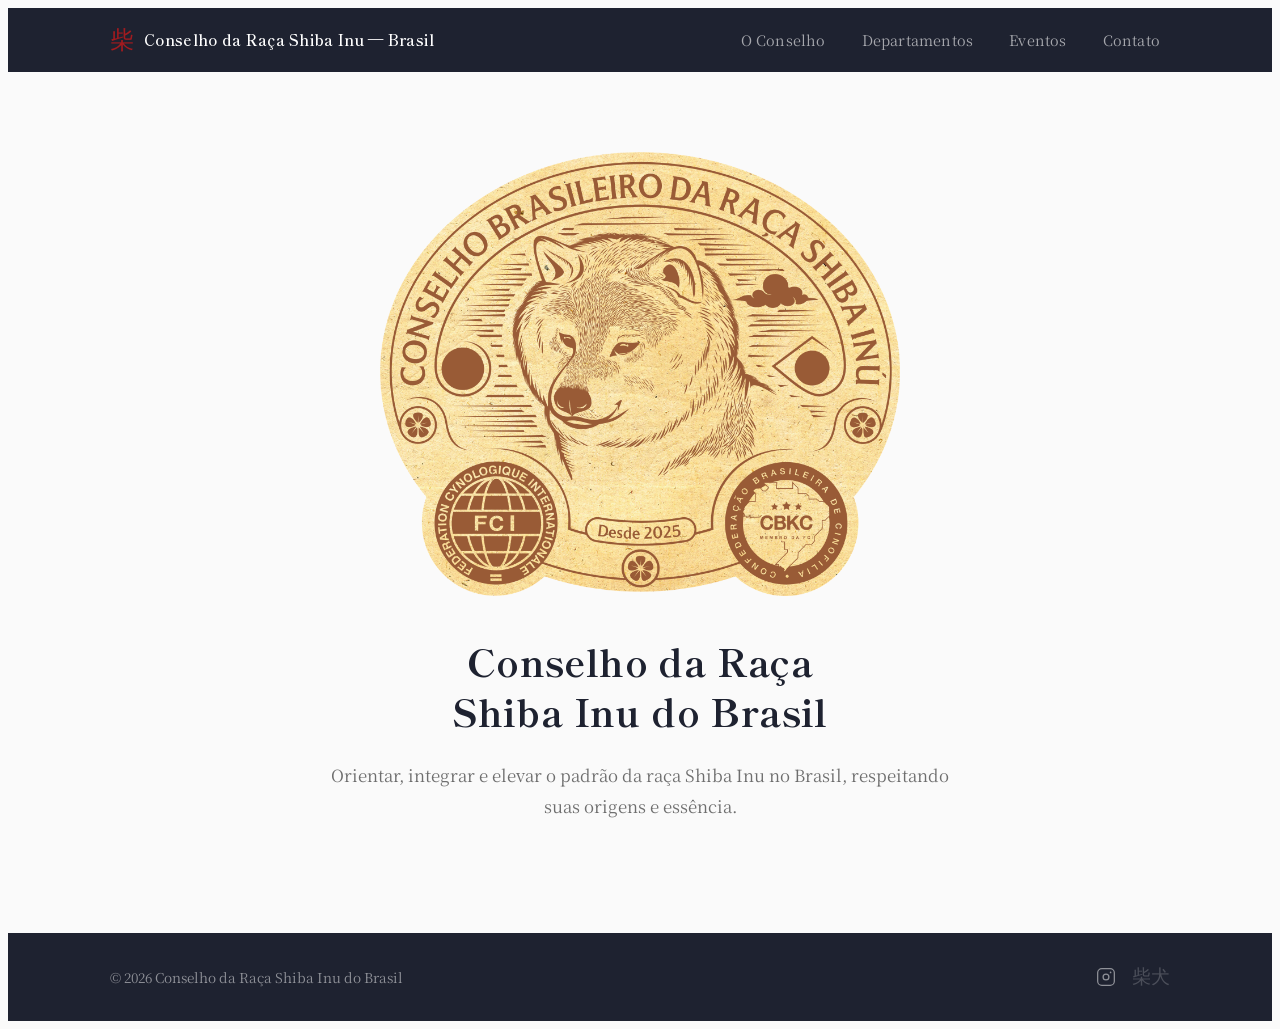
<file: index.html>
<!DOCTYPE html><html lang="pt-BR" data-astro-cid-37fxchfa> <head><meta charset="utf-8"><meta name="viewport" content="width=device-width, initial-scale=1"><title>Conselho da Raça Shiba Inu — Brasil</title><link rel="preconnect" href="https://fonts.googleapis.com"><link rel="preconnect" href="https://fonts.gstatic.com" crossorigin><link href="https://fonts.googleapis.com/css2?family=Noto+Serif+JP:wght@400;500;600;700&family=Shippori+Mincho+B1:wght@400;600;700&display=swap" rel="stylesheet"><style>.hero-kamon[data-astro-cid-j7pv25f6]{text-align:center;padding:5rem 1rem 3rem}.hero-logo[data-astro-cid-j7pv25f6]{width:520px;max-width:85%;height:auto;margin:0 auto 2.5rem;display:block}.hero-kamon[data-astro-cid-j7pv25f6] h1[data-astro-cid-j7pv25f6]{font-family:Shippori Mincho B1,serif;font-size:2.4rem;font-weight:700;color:var(--ink-blue);letter-spacing:.4px;line-height:1.3;margin:0 0 1.5rem}.subtitle[data-astro-cid-j7pv25f6]{max-width:640px;margin:0 auto;color:var(--text-muted);font-size:1.05rem;line-height:1.8}
</style>
<link rel="stylesheet" href="/_astro/contato.fUPW0b49.css"></head> <body data-astro-cid-37fxchfa> <header class="shiba-header" data-astro-cid-wav3tj7n> <div class="container" data-astro-cid-wav3tj7n> <a href="/" class="brand" aria-label="Página inicial" data-astro-cid-wav3tj7n> <span class="logo" data-astro-cid-wav3tj7n>柴</span> <span class="name" data-astro-cid-wav3tj7n>Conselho da Raça Shiba Inu — Brasil</span> </a> <nav class="nav nav-desktop" data-astro-cid-wav3tj7n> <a href="/sobre" data-astro-cid-wav3tj7n>O Conselho</a> <a href="/departamentos" data-astro-cid-wav3tj7n>Departamentos</a> <a href="/eventos" data-astro-cid-wav3tj7n>Eventos</a> <a href="/contato" data-astro-cid-wav3tj7n>Contato</a> </nav> <details class="menu" data-astro-cid-wav3tj7n> <summary class="hamburger" aria-label="Abrir menu" data-astro-cid-wav3tj7n> <span class="sr" data-astro-cid-wav3tj7n>Abrir menu</span> <span data-astro-cid-wav3tj7n></span> <span data-astro-cid-wav3tj7n></span> <span data-astro-cid-wav3tj7n></span> </summary> <nav class="nav nav-mobile" data-astro-cid-wav3tj7n> <a href="/sobre" data-astro-cid-wav3tj7n>O Conselho</a> <a href="/departamentos" data-astro-cid-wav3tj7n>Departamentos</a> <a href="/eventos" data-astro-cid-wav3tj7n>Eventos</a> <a href="/contato" data-astro-cid-wav3tj7n>Contato</a> </nav> </details> </div> </header>  <main class="container prose" data-astro-cid-37fxchfa>   <section class="hero-kamon" data-astro-cid-j7pv25f6> <img src="/logo.png" alt="Logotipo do Conselho da Raça Shiba Inu" class="hero-logo" data-astro-cid-j7pv25f6> <h1 data-astro-cid-j7pv25f6>Conselho da Raça<br data-astro-cid-j7pv25f6>Shiba Inu do Brasil</h1> <p class="subtitle" data-astro-cid-j7pv25f6>
Orientar, integrar e elevar o padrão da raça Shiba Inu no Brasil,
      respeitando suas origens e essência.
</p> </section>  </main> <footer class="conselho-footer" data-astro-cid-d3i62zzx> <div class="container" data-astro-cid-d3i62zzx> <p data-astro-cid-d3i62zzx>© 2026 Conselho da Raça Shiba Inu do Brasil</p> <div class="footer-right" data-astro-cid-d3i62zzx> <a href="https://www.instagram.com/cbr.shibainu" class="ig-link" target="_blank" rel="noopener noreferrer" aria-label="Instagram do Conselho" data-astro-cid-d3i62zzx> <svg viewBox="0 0 24 24" class="icon-ig" aria-hidden="true" focusable="false" data-astro-cid-d3i62zzx> <path d="M7 2h10a5 5 0 015 5v10a5 5 0 01-5 5H7a5 5 0 01-5-5V7a5 5 0 015-5z" fill="none" stroke="currentColor" stroke-width="1.5" data-astro-cid-d3i62zzx></path> <circle cx="12" cy="12" r="3.5" fill="none" stroke="currentColor" stroke-width="1.5" data-astro-cid-d3i62zzx></circle> <circle cx="17.5" cy="6.5" r="1" fill="currentColor" data-astro-cid-d3i62zzx></circle> </svg> </a> <span class="jp" aria-hidden="true" data-astro-cid-d3i62zzx>柴犬</span> </div> </div> </footer>   </body></html>
</file>
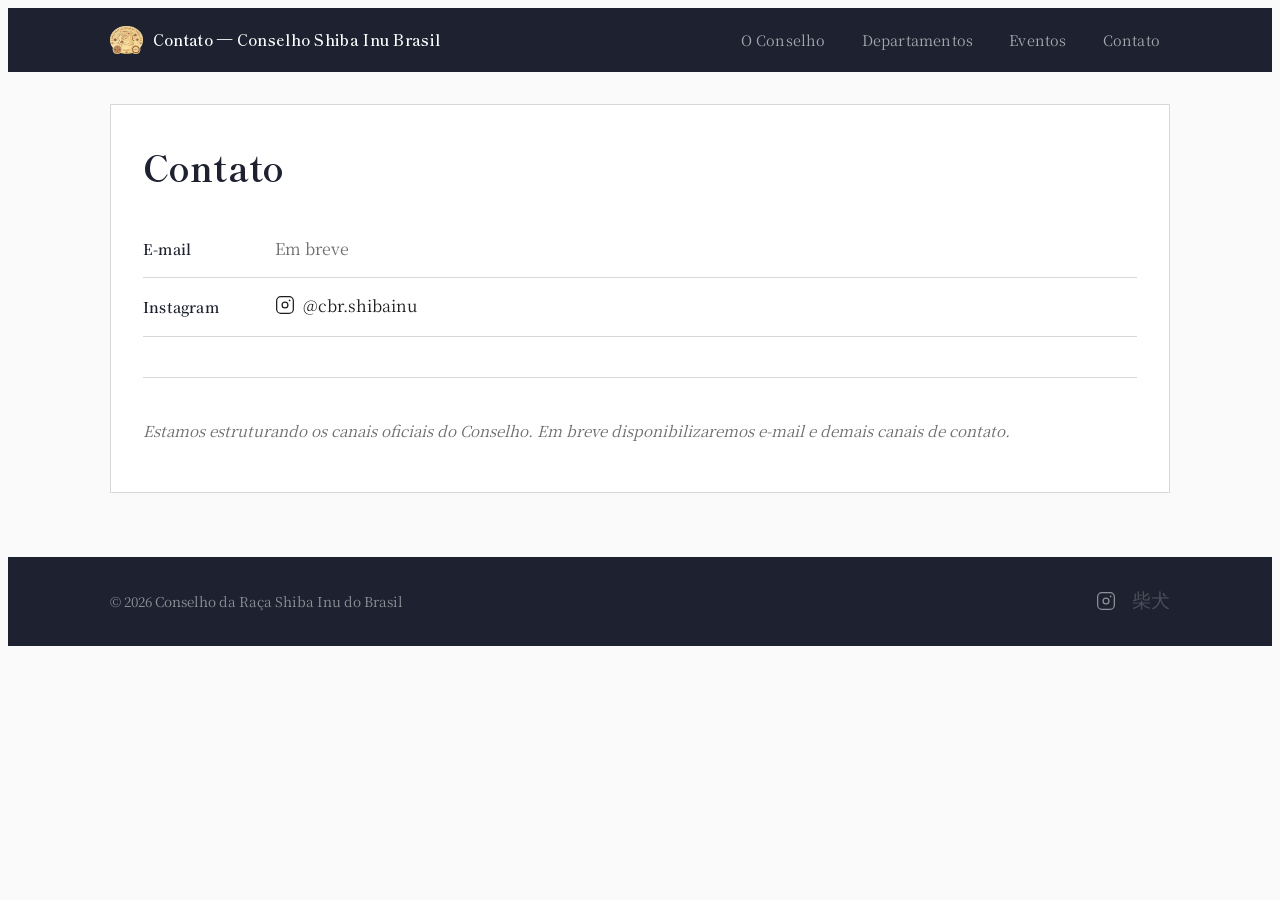
<file: contato/index.html>
<!DOCTYPE html><html lang="pt-BR" data-astro-cid-37fxchfa> <head><meta charset="utf-8"><meta name="viewport" content="width=device-width, initial-scale=1"><title>Contato — Conselho Shiba Inu Brasil</title><link rel="preconnect" href="https://fonts.googleapis.com"><link rel="preconnect" href="https://fonts.gstatic.com" crossorigin><link href="https://fonts.googleapis.com/css2?family=Noto+Serif+JP:wght@400;500;600;700&family=Shippori+Mincho+B1:wght@400;600;700&display=swap" rel="stylesheet"><style>.contact-list[data-astro-cid-7iakxibs]{margin:1.5rem 0 0;padding:0}.contact-row[data-astro-cid-7iakxibs]{display:grid;grid-template-columns:120px 1fr;gap:12px;padding:14px 0;border-bottom:1px solid var(--border);align-items:center}.contact-row[data-astro-cid-7iakxibs] dt[data-astro-cid-7iakxibs]{margin:0;font-weight:600;color:var(--ink-blue);font-size:.9rem;letter-spacing:.2px}.contact-row[data-astro-cid-7iakxibs] dd[data-astro-cid-7iakxibs]{margin:0;color:var(--text-muted)}.instagram-link[data-astro-cid-7iakxibs]{display:inline-flex;align-items:center;gap:8px;color:var(--text-main);text-decoration:none;transition:color .25s ease}.instagram-link[data-astro-cid-7iakxibs]:hover{color:var(--accent)}.icon-instagram[data-astro-cid-7iakxibs]{width:20px;height:20px}.notice[data-astro-cid-7iakxibs]{color:var(--text-muted);font-style:italic;font-size:.95rem}
</style>
<link rel="stylesheet" href="/_astro/contato.fUPW0b49.css"></head> <body data-astro-cid-37fxchfa> <header class="shiba-header" data-astro-cid-wav3tj7n> <div class="container" data-astro-cid-wav3tj7n> <a href="/" class="brand" aria-label="Página inicial" data-astro-cid-wav3tj7n> <img src="/logo.png" alt="Logotipo" class="logo-img" width="28" height="28" data-astro-cid-wav3tj7n> <span class="name" data-astro-cid-wav3tj7n>Contato — Conselho Shiba Inu Brasil</span> </a> <nav class="nav nav-desktop" data-astro-cid-wav3tj7n> <a href="/sobre" data-astro-cid-wav3tj7n>O Conselho</a> <a href="/departamentos" data-astro-cid-wav3tj7n>Departamentos</a> <a href="/eventos" data-astro-cid-wav3tj7n>Eventos</a> <a href="/contato" data-astro-cid-wav3tj7n>Contato</a> </nav> <details class="menu" data-astro-cid-wav3tj7n> <summary class="hamburger" aria-label="Abrir menu" data-astro-cid-wav3tj7n> <span class="sr" data-astro-cid-wav3tj7n>Abrir menu</span> <span data-astro-cid-wav3tj7n></span> <span data-astro-cid-wav3tj7n></span> <span data-astro-cid-wav3tj7n></span> </summary> <nav class="nav nav-mobile" data-astro-cid-wav3tj7n> <a href="/sobre" data-astro-cid-wav3tj7n>O Conselho</a> <a href="/departamentos" data-astro-cid-wav3tj7n>Departamentos</a> <a href="/eventos" data-astro-cid-wav3tj7n>Eventos</a> <a href="/contato" data-astro-cid-wav3tj7n>Contato</a> </nav> </details> </div> </header>  <main class="container prose" data-astro-cid-37fxchfa>   <section class="section-kamon" data-astro-cid-7iakxibs> <h1 data-astro-cid-7iakxibs>Contato</h1> <dl class="contact-list" data-astro-cid-7iakxibs> <div class="contact-row" data-astro-cid-7iakxibs> <dt data-astro-cid-7iakxibs>E-mail</dt> <dd data-astro-cid-7iakxibs>Em breve</dd> </div> <div class="contact-row" data-astro-cid-7iakxibs> <dt data-astro-cid-7iakxibs>Instagram</dt> <dd data-astro-cid-7iakxibs> <a href="https://www.instagram.com/cbr.shibainu" class="instagram-link" target="_blank" rel="noopener noreferrer" aria-label="Instagram do Conselho" data-astro-cid-7iakxibs> <svg viewBox="0 0 24 24" class="icon-instagram" aria-hidden="true" focusable="false" data-astro-cid-7iakxibs> <path d="M7 2h10a5 5 0 015 5v10a5 5 0 01-5 5H7a5 5 0 01-5-5V7a5 5 0 015-5z" fill="none" stroke="currentColor" stroke-width="1.5" data-astro-cid-7iakxibs></path> <circle cx="12" cy="12" r="3.5" fill="none" stroke="currentColor" stroke-width="1.5" data-astro-cid-7iakxibs></circle> <circle cx="17.5" cy="6.5" r="1" fill="currentColor" data-astro-cid-7iakxibs></circle> </svg> <span data-astro-cid-7iakxibs>@cbr.shibainu</span> </a> </dd> </div> </dl> <div class="line-divider" data-astro-cid-7iakxibs></div> <p class="notice" data-astro-cid-7iakxibs>
Estamos estruturando os canais oficiais do Conselho.
      Em breve disponibilizaremos e-mail e demais canais de contato.
</p> </section>  </main> <footer class="conselho-footer" data-astro-cid-d3i62zzx> <div class="container" data-astro-cid-d3i62zzx> <p data-astro-cid-d3i62zzx>© 2026 Conselho da Raça Shiba Inu do Brasil</p> <div class="footer-right" data-astro-cid-d3i62zzx> <a href="https://www.instagram.com/cbr.shibainu" class="ig-link" target="_blank" rel="noopener noreferrer" aria-label="Instagram do Conselho" data-astro-cid-d3i62zzx> <svg viewBox="0 0 24 24" class="icon-ig" aria-hidden="true" focusable="false" data-astro-cid-d3i62zzx> <path d="M7 2h10a5 5 0 015 5v10a5 5 0 01-5 5H7a5 5 0 01-5-5V7a5 5 0 015-5z" fill="none" stroke="currentColor" stroke-width="1.5" data-astro-cid-d3i62zzx></path> <circle cx="12" cy="12" r="3.5" fill="none" stroke="currentColor" stroke-width="1.5" data-astro-cid-d3i62zzx></circle> <circle cx="17.5" cy="6.5" r="1" fill="currentColor" data-astro-cid-d3i62zzx></circle> </svg> </a> <span class="jp" aria-hidden="true" data-astro-cid-d3i62zzx>柴犬</span> </div> </div> </footer>   </body></html>
</file>
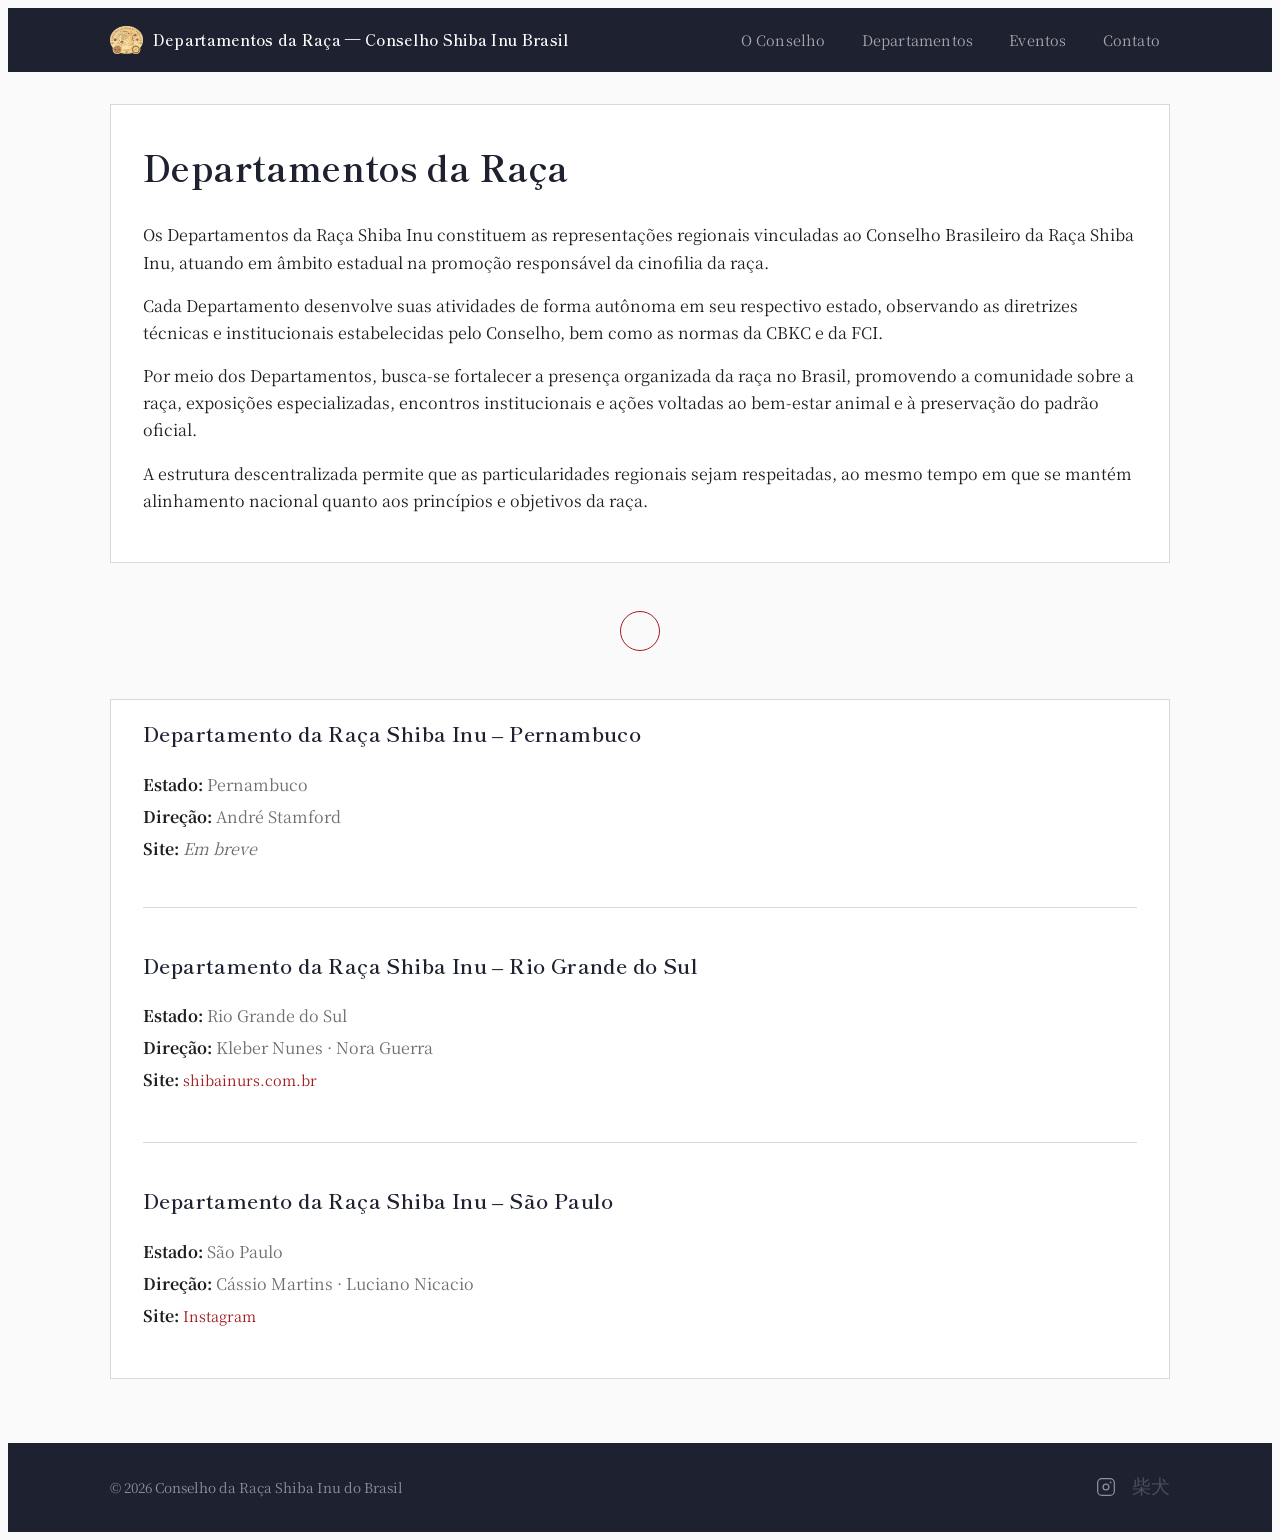
<file: departamentos/index.html>
<!DOCTYPE html><html lang="pt-BR" data-astro-cid-37fxchfa> <head><meta charset="utf-8"><meta name="viewport" content="width=device-width, initial-scale=1"><title>Departamentos da Raça — Conselho Shiba Inu Brasil</title><link rel="preconnect" href="https://fonts.googleapis.com"><link rel="preconnect" href="https://fonts.gstatic.com" crossorigin><link href="https://fonts.googleapis.com/css2?family=Noto+Serif+JP:wght@400;500;600;700&family=Shippori+Mincho+B1:wght@400;600;700&display=swap" rel="stylesheet"><style>.departamentos[data-astro-cid-5i5plk3t]{padding-top:.5rem}.departamento-item[data-astro-cid-5i5plk3t]{padding:2.5rem 0;border-bottom:1px solid var(--border)}.departamento-item[data-astro-cid-5i5plk3t]:first-child{padding-top:.5rem}.departamento-item[data-astro-cid-5i5plk3t]:last-child{border-bottom:none;padding-bottom:.5rem}.departamento-item[data-astro-cid-5i5plk3t] h3[data-astro-cid-5i5plk3t]{margin:0 0 1.2rem;font-size:1.3rem}.meta[data-astro-cid-5i5plk3t] p[data-astro-cid-5i5plk3t]{margin:.3rem 0;color:var(--text-muted)}.meta[data-astro-cid-5i5plk3t] strong[data-astro-cid-5i5plk3t]{color:var(--text-main)}.em-breve[data-astro-cid-5i5plk3t]{color:var(--text-muted);font-style:italic}
</style>
<link rel="stylesheet" href="/_astro/contato.fUPW0b49.css"></head> <body data-astro-cid-37fxchfa> <header class="shiba-header" data-astro-cid-wav3tj7n> <div class="container" data-astro-cid-wav3tj7n> <a href="/" class="brand" aria-label="Página inicial" data-astro-cid-wav3tj7n> <img src="/logo.png" alt="Logotipo" class="logo-img" width="28" height="28" data-astro-cid-wav3tj7n> <span class="name" data-astro-cid-wav3tj7n>Departamentos da Raça — Conselho Shiba Inu Brasil</span> </a> <nav class="nav nav-desktop" data-astro-cid-wav3tj7n> <a href="/sobre" data-astro-cid-wav3tj7n>O Conselho</a> <a href="/departamentos" data-astro-cid-wav3tj7n>Departamentos</a> <a href="/eventos" data-astro-cid-wav3tj7n>Eventos</a> <a href="/contato" data-astro-cid-wav3tj7n>Contato</a> </nav> <details class="menu" data-astro-cid-wav3tj7n> <summary class="hamburger" aria-label="Abrir menu" data-astro-cid-wav3tj7n> <span class="sr" data-astro-cid-wav3tj7n>Abrir menu</span> <span data-astro-cid-wav3tj7n></span> <span data-astro-cid-wav3tj7n></span> <span data-astro-cid-wav3tj7n></span> </summary> <nav class="nav nav-mobile" data-astro-cid-wav3tj7n> <a href="/sobre" data-astro-cid-wav3tj7n>O Conselho</a> <a href="/departamentos" data-astro-cid-wav3tj7n>Departamentos</a> <a href="/eventos" data-astro-cid-wav3tj7n>Eventos</a> <a href="/contato" data-astro-cid-wav3tj7n>Contato</a> </nav> </details> </div> </header>  <main class="container prose" data-astro-cid-37fxchfa>   <section class="section-kamon" data-astro-cid-5i5plk3t> <h1 data-astro-cid-5i5plk3t>Departamentos da Raça</h1> <p data-astro-cid-5i5plk3t>
Os Departamentos da Raça Shiba Inu constituem as representações regionais vinculadas ao
      Conselho Brasileiro da Raça Shiba Inu, atuando em âmbito estadual na promoção responsável
      da cinofilia da raça.
</p> <p data-astro-cid-5i5plk3t>
Cada Departamento desenvolve suas atividades de forma autônoma em seu respectivo estado,
      observando as diretrizes técnicas e institucionais estabelecidas pelo Conselho, bem como
      as normas da CBKC e da FCI.
</p> <p data-astro-cid-5i5plk3t>
Por meio dos Departamentos, busca-se fortalecer a presença organizada da raça no Brasil,
      promovendo a comunidade sobre a raça, exposições especializadas, encontros institucionais
      e ações voltadas ao bem-estar animal e à preservação do padrão oficial.
</p> <p data-astro-cid-5i5plk3t>
A estrutura descentralizada permite que as particularidades regionais sejam respeitadas,
      ao mesmo tempo em que se mantém alinhamento nacional quanto aos princípios e objetivos da raça.
</p> </section> <div class="kamon-divider" data-astro-cid-5i5plk3t></div> <section class="section-kamon departamentos" data-astro-cid-5i5plk3t> <article class="departamento-item" data-astro-cid-5i5plk3t> <h3 data-astro-cid-5i5plk3t>Departamento da Raça Shiba Inu – Pernambuco</h3> <div class="meta" data-astro-cid-5i5plk3t> <p data-astro-cid-5i5plk3t><strong data-astro-cid-5i5plk3t>Estado:</strong> Pernambuco</p> <p data-astro-cid-5i5plk3t><strong data-astro-cid-5i5plk3t>Direção:</strong> André Stamford</p> <p data-astro-cid-5i5plk3t> <strong data-astro-cid-5i5plk3t>Site:</strong>  <span class="em-breve" data-astro-cid-5i5plk3t>Em breve</span> </p> </div> </article><article class="departamento-item" data-astro-cid-5i5plk3t> <h3 data-astro-cid-5i5plk3t>Departamento da Raça Shiba Inu – Rio Grande do Sul</h3> <div class="meta" data-astro-cid-5i5plk3t> <p data-astro-cid-5i5plk3t><strong data-astro-cid-5i5plk3t>Estado:</strong> Rio Grande do Sul</p> <p data-astro-cid-5i5plk3t><strong data-astro-cid-5i5plk3t>Direção:</strong> Kleber Nunes · Nora Guerra</p> <p data-astro-cid-5i5plk3t> <strong data-astro-cid-5i5plk3t>Site:</strong>  <a href="https://shibainurs.com.br" class="link-kamon" target="_blank" rel="noopener noreferrer" data-astro-cid-5i5plk3t> shibainurs.com.br </a> </p> </div> </article><article class="departamento-item" data-astro-cid-5i5plk3t> <h3 data-astro-cid-5i5plk3t>Departamento da Raça Shiba Inu – São Paulo</h3> <div class="meta" data-astro-cid-5i5plk3t> <p data-astro-cid-5i5plk3t><strong data-astro-cid-5i5plk3t>Estado:</strong> São Paulo</p> <p data-astro-cid-5i5plk3t><strong data-astro-cid-5i5plk3t>Direção:</strong> Cássio Martins · Luciano Nicacio</p> <p data-astro-cid-5i5plk3t> <strong data-astro-cid-5i5plk3t>Site:</strong>  <a href="https://www.instagram.com/dersi_sp?igsh=MWs4MnkzY3ZmaHJpdA==" class="link-kamon" target="_blank" rel="noopener noreferrer" data-astro-cid-5i5plk3t> Instagram </a> </p> </div> </article> </section>  </main> <footer class="conselho-footer" data-astro-cid-d3i62zzx> <div class="container" data-astro-cid-d3i62zzx> <p data-astro-cid-d3i62zzx>© 2026 Conselho da Raça Shiba Inu do Brasil</p> <div class="footer-right" data-astro-cid-d3i62zzx> <a href="https://www.instagram.com/cbr.shibainu" class="ig-link" target="_blank" rel="noopener noreferrer" aria-label="Instagram do Conselho" data-astro-cid-d3i62zzx> <svg viewBox="0 0 24 24" class="icon-ig" aria-hidden="true" focusable="false" data-astro-cid-d3i62zzx> <path d="M7 2h10a5 5 0 015 5v10a5 5 0 01-5 5H7a5 5 0 01-5-5V7a5 5 0 015-5z" fill="none" stroke="currentColor" stroke-width="1.5" data-astro-cid-d3i62zzx></path> <circle cx="12" cy="12" r="3.5" fill="none" stroke="currentColor" stroke-width="1.5" data-astro-cid-d3i62zzx></circle> <circle cx="17.5" cy="6.5" r="1" fill="currentColor" data-astro-cid-d3i62zzx></circle> </svg> </a> <span class="jp" aria-hidden="true" data-astro-cid-d3i62zzx>柴犬</span> </div> </div> </footer>   </body></html>
</file>
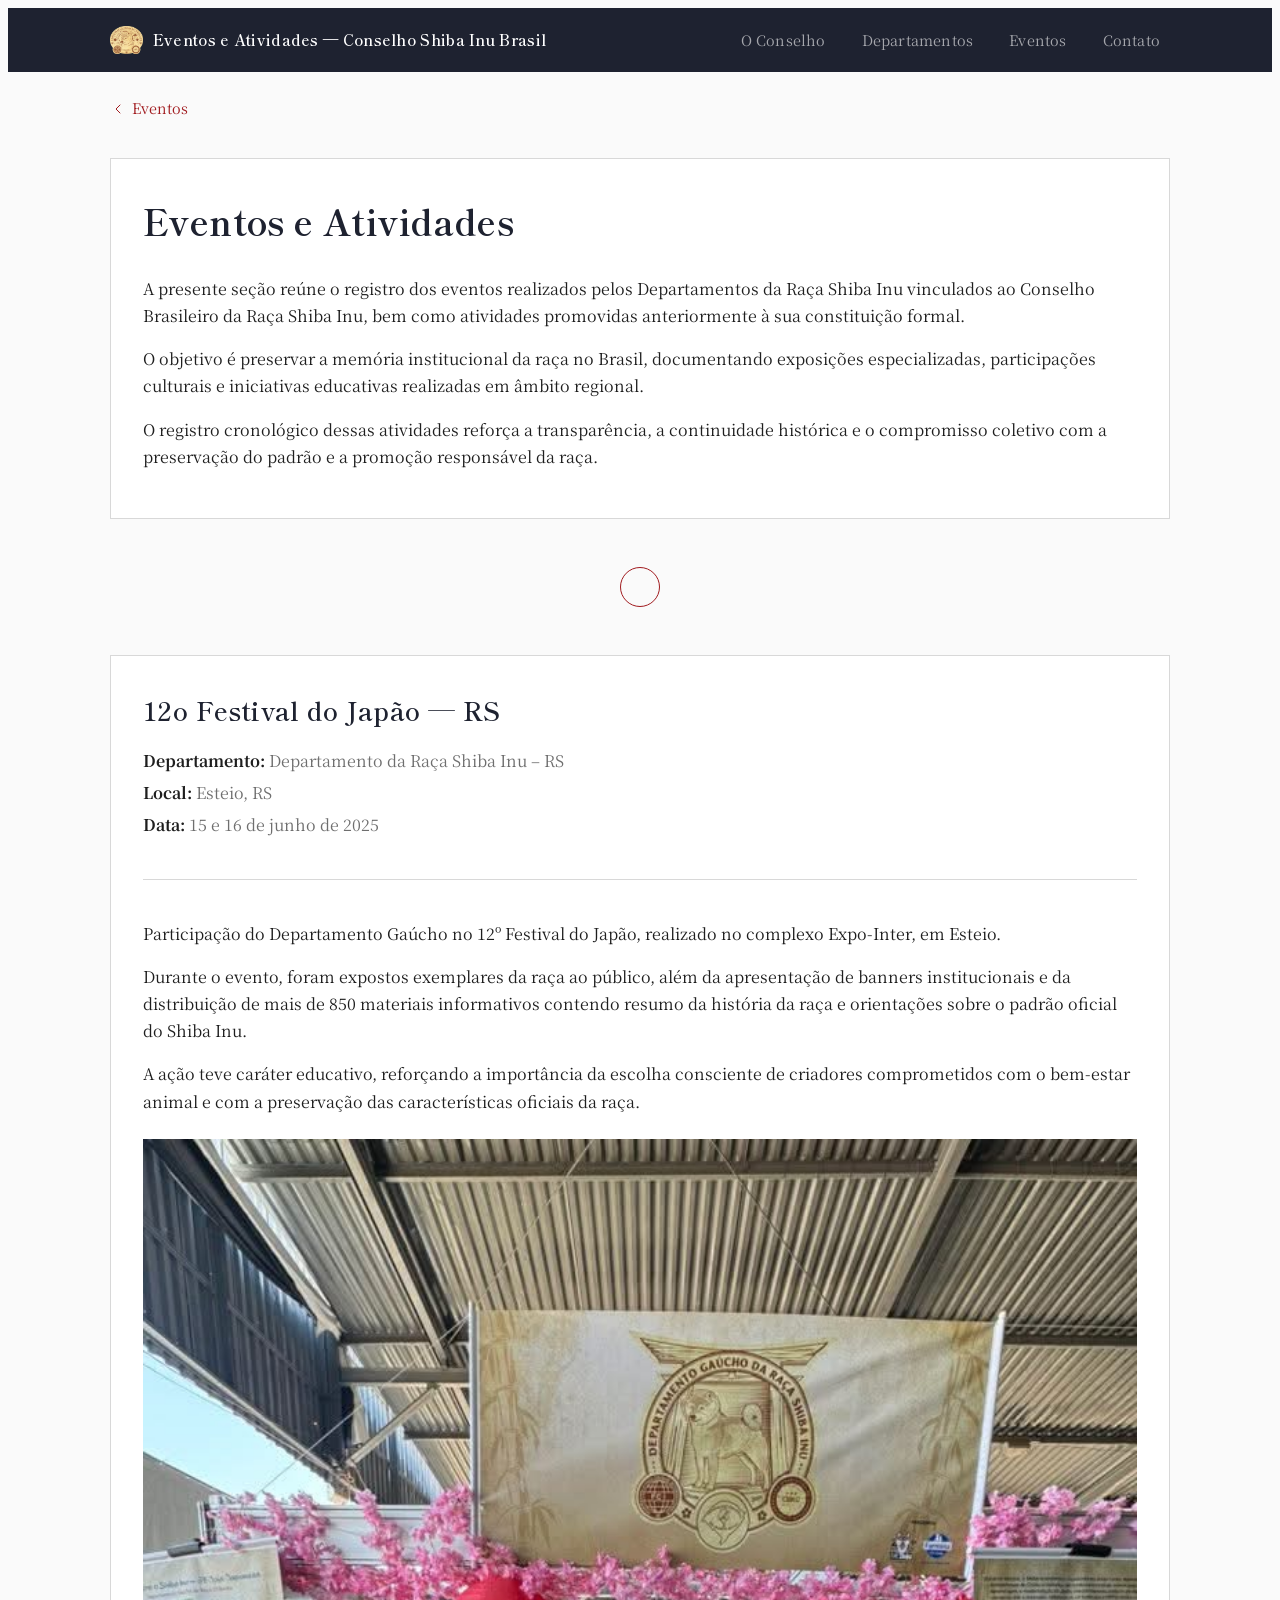
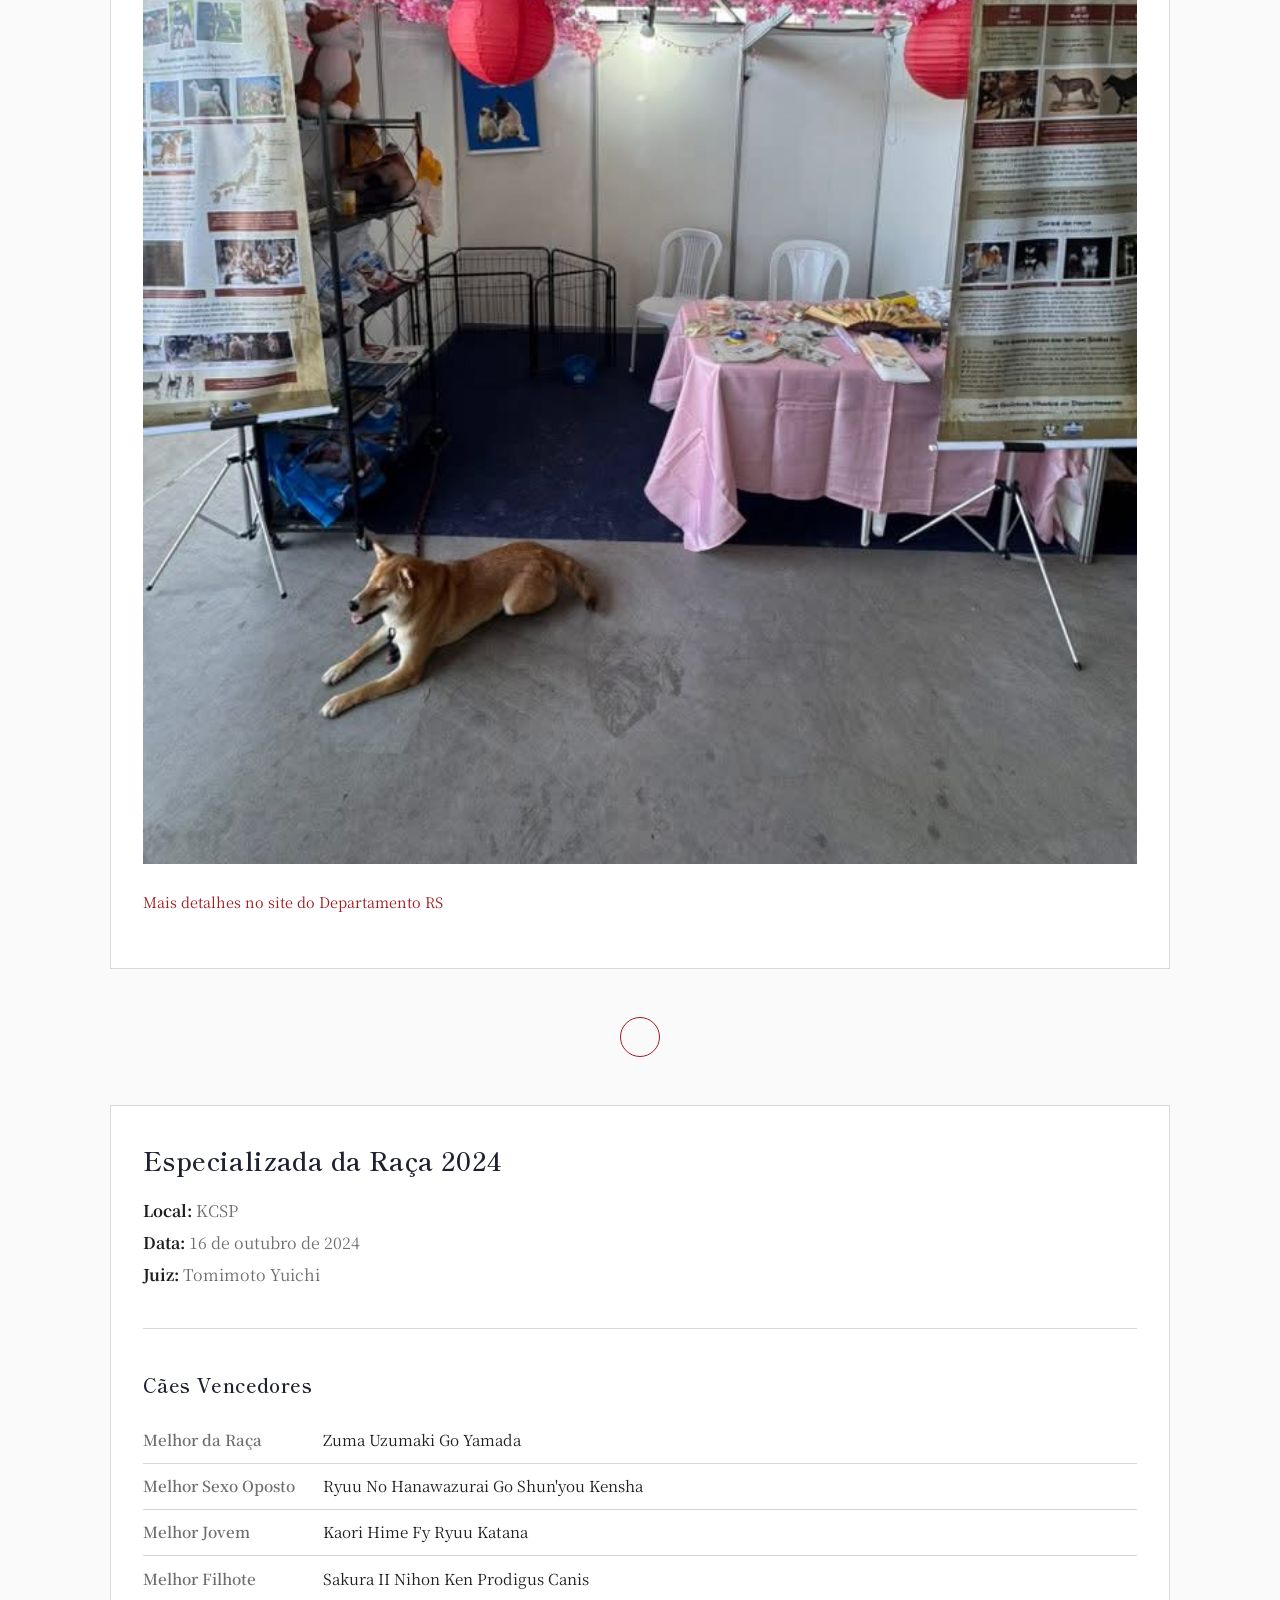
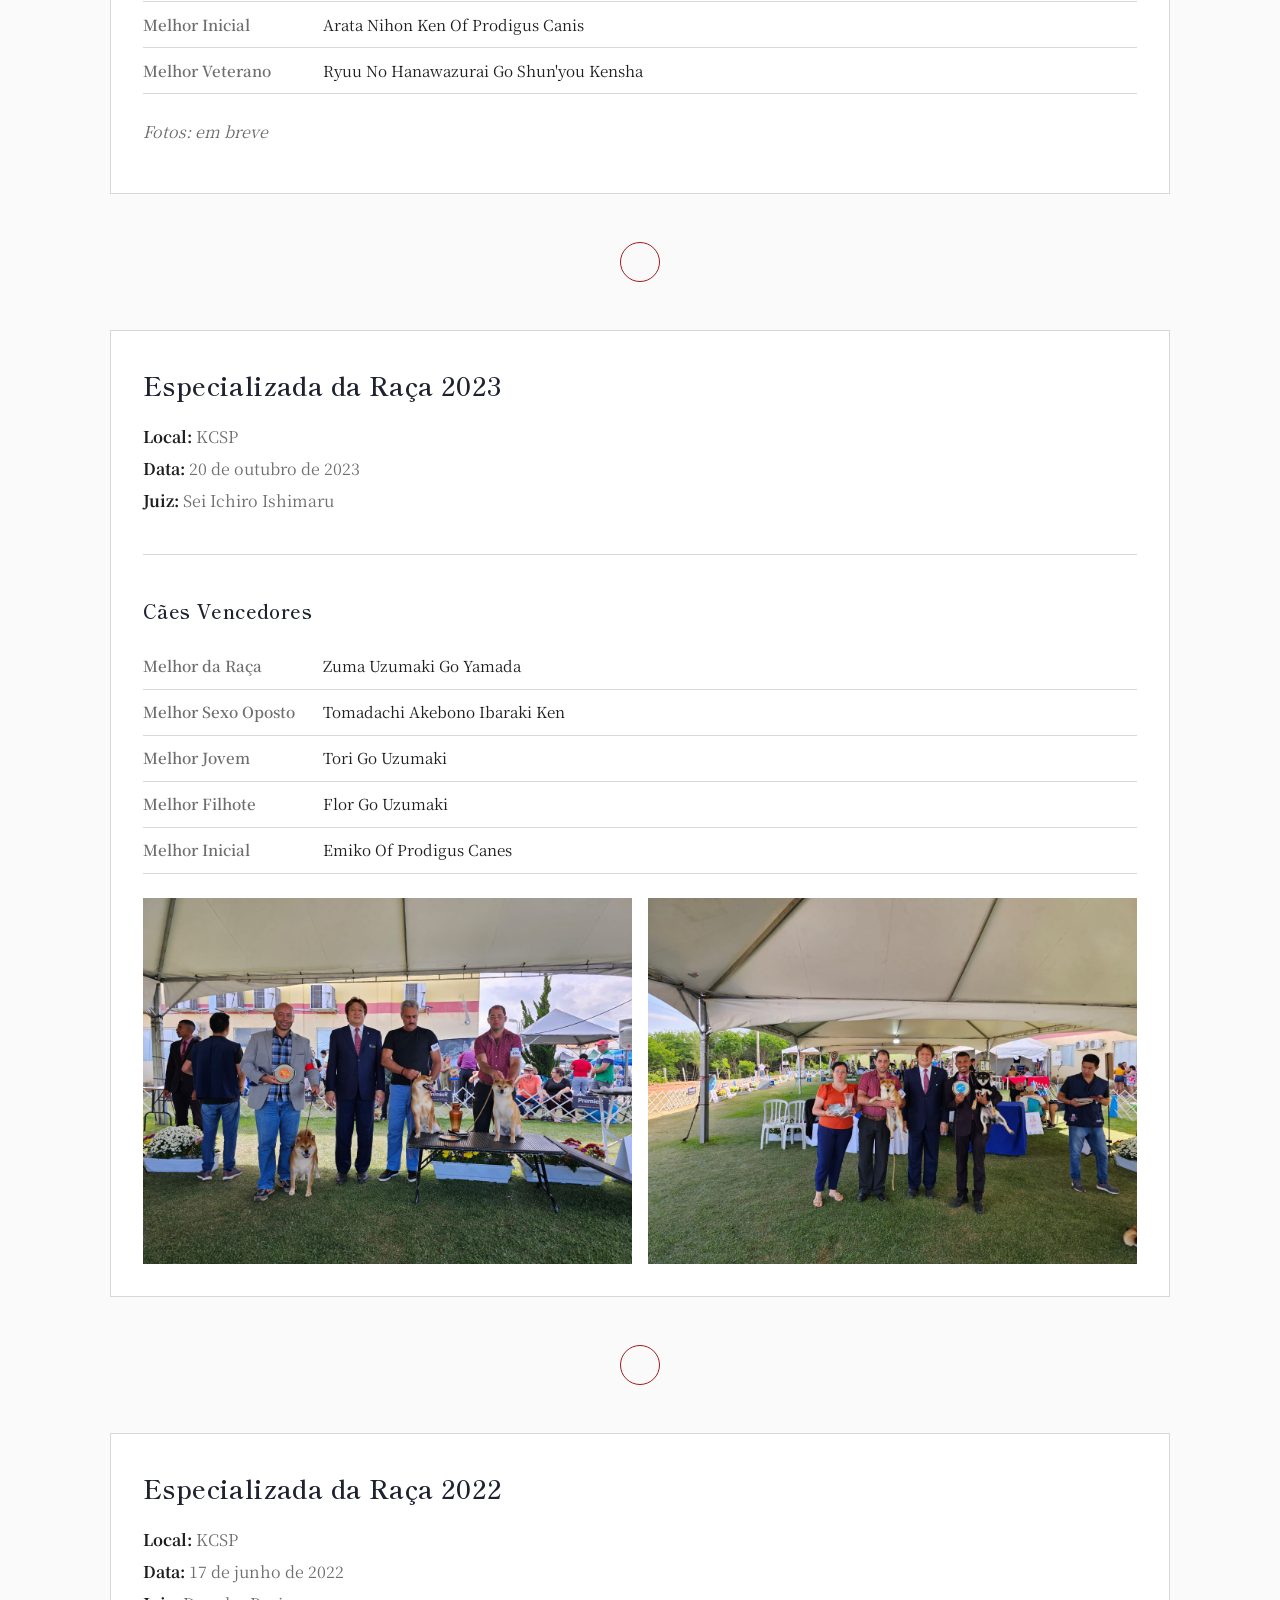
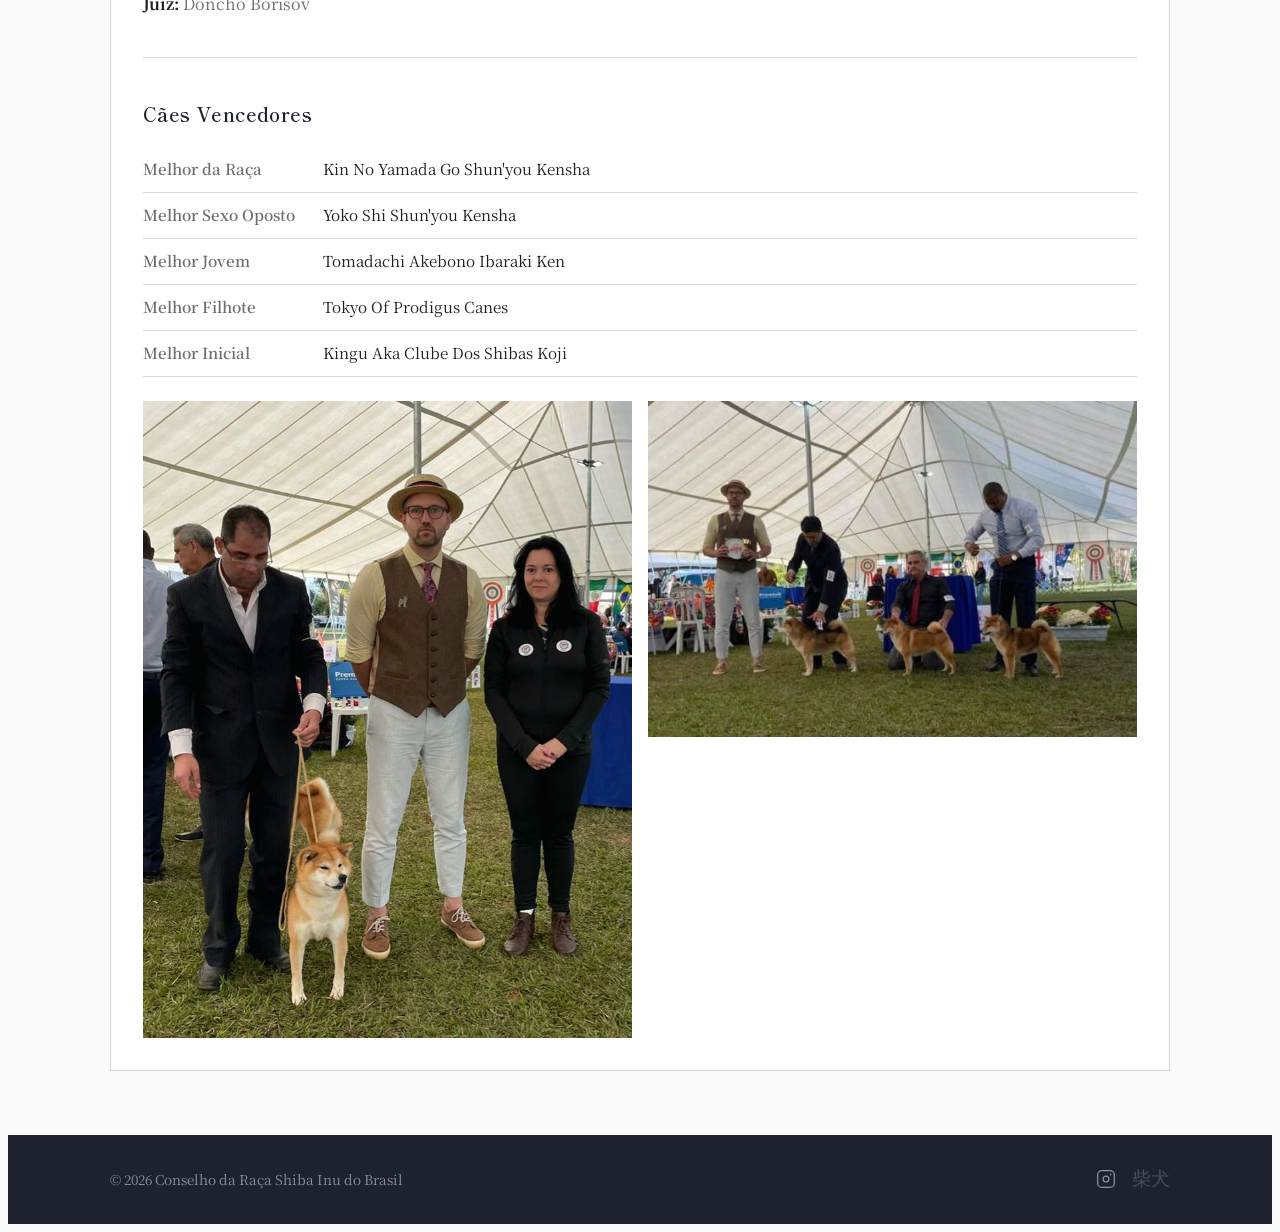
<file: eventos/index.html>
<!DOCTYPE html><html lang="pt-BR" data-astro-cid-37fxchfa> <head><meta charset="utf-8"><meta name="viewport" content="width=device-width, initial-scale=1"><title>Eventos e Atividades — Conselho Shiba Inu Brasil</title><link rel="preconnect" href="https://fonts.googleapis.com"><link rel="preconnect" href="https://fonts.gstatic.com" crossorigin><link href="https://fonts.googleapis.com/css2?family=Noto+Serif+JP:wght@400;500;600;700&family=Shippori+Mincho+B1:wght@400;600;700&display=swap" rel="stylesheet"><style>.meta[data-astro-cid-zk2dtgpv] p[data-astro-cid-zk2dtgpv]{margin:.3rem 0;color:var(--text-muted)}.meta[data-astro-cid-zk2dtgpv] strong[data-astro-cid-zk2dtgpv]{color:var(--text-main)}table[data-astro-cid-zk2dtgpv]{width:100%;border-collapse:collapse;margin-top:1rem}th[data-astro-cid-zk2dtgpv],td[data-astro-cid-zk2dtgpv]{text-align:left;padding:.6rem 0;border-bottom:1px solid var(--border);font-size:.95rem}th[data-astro-cid-zk2dtgpv]{font-weight:600;color:var(--text-muted);width:180px;vertical-align:top;padding-right:1rem}td[data-astro-cid-zk2dtgpv]{color:var(--text-main)}.event-photo[data-astro-cid-zk2dtgpv]{width:100%;height:auto;margin-top:1.5rem;display:block}.event-photos[data-astro-cid-zk2dtgpv]{display:grid;grid-template-columns:1fr;gap:1rem;margin-top:1.5rem}@media (min-width: 720px){.event-photos[data-astro-cid-zk2dtgpv]{grid-template-columns:1fr 1fr}}.event-photos[data-astro-cid-zk2dtgpv] .event-photo[data-astro-cid-zk2dtgpv]{margin-top:0}.event-link-row[data-astro-cid-zk2dtgpv]{margin-top:1.5rem}.fotos-status[data-astro-cid-zk2dtgpv]{margin-top:1.5rem;color:var(--text-muted);font-style:italic}
</style>
<link rel="stylesheet" href="/_astro/contato.fUPW0b49.css"></head> <body data-astro-cid-37fxchfa> <header class="shiba-header" data-astro-cid-wav3tj7n> <div class="container" data-astro-cid-wav3tj7n> <a href="/" class="brand" aria-label="Página inicial" data-astro-cid-wav3tj7n> <img src="/logo.png" alt="Logotipo" class="logo-img" width="28" height="28" data-astro-cid-wav3tj7n> <span class="name" data-astro-cid-wav3tj7n>Eventos e Atividades — Conselho Shiba Inu Brasil</span> </a> <nav class="nav nav-desktop" data-astro-cid-wav3tj7n> <a href="/sobre" data-astro-cid-wav3tj7n>O Conselho</a> <a href="/departamentos" data-astro-cid-wav3tj7n>Departamentos</a> <a href="/eventos" data-astro-cid-wav3tj7n>Eventos</a> <a href="/contato" data-astro-cid-wav3tj7n>Contato</a> </nav> <details class="menu" data-astro-cid-wav3tj7n> <summary class="hamburger" aria-label="Abrir menu" data-astro-cid-wav3tj7n> <span class="sr" data-astro-cid-wav3tj7n>Abrir menu</span> <span data-astro-cid-wav3tj7n></span> <span data-astro-cid-wav3tj7n></span> <span data-astro-cid-wav3tj7n></span> </summary> <nav class="nav nav-mobile" data-astro-cid-wav3tj7n> <a href="/sobre" data-astro-cid-wav3tj7n>O Conselho</a> <a href="/departamentos" data-astro-cid-wav3tj7n>Departamentos</a> <a href="/eventos" data-astro-cid-wav3tj7n>Eventos</a> <a href="/contato" data-astro-cid-wav3tj7n>Contato</a> </nav> </details> </div> </header>  <main class="container prose" data-astro-cid-37fxchfa> <div class="back-bar" data-astro-cid-37fxchfa> <a href="/eventos" class="link-kamon" aria-label="Voltar aos eventos" data-astro-cid-37fxchfa> <svg viewBox="0 0 24 24" width="16" height="16" fill="none" stroke="currentColor" stroke-width="1.5" stroke-linecap="round" stroke-linejoin="round" aria-hidden="true" data-astro-cid-37fxchfa> <path d="M15 18l-6-6 6-6" data-astro-cid-37fxchfa></path> </svg>
Eventos
</a> </div>  <section class="section-kamon" data-astro-cid-zk2dtgpv> <h1 data-astro-cid-zk2dtgpv>Eventos e Atividades</h1> <p data-astro-cid-zk2dtgpv>
A presente seção reúne o registro dos eventos realizados pelos Departamentos da Raça Shiba Inu
      vinculados ao Conselho Brasileiro da Raça Shiba Inu, bem como atividades promovidas anteriormente
      à sua constituição formal.
</p> <p data-astro-cid-zk2dtgpv>
O objetivo é preservar a memória institucional da raça no Brasil, documentando exposições
      especializadas, participações culturais e iniciativas educativas realizadas em âmbito regional.
</p> <p data-astro-cid-zk2dtgpv>
O registro cronológico dessas atividades reforça a transparência, a continuidade histórica e o
      compromisso coletivo com a preservação do padrão e a promoção responsável da raça.
</p> </section> <div class="kamon-divider" data-astro-cid-zk2dtgpv></div>  <section class="section-kamon" data-astro-cid-zk2dtgpv> <h2 data-astro-cid-zk2dtgpv>12º Festival do Japão — RS</h2> <div class="meta" data-astro-cid-zk2dtgpv> <p data-astro-cid-zk2dtgpv><strong data-astro-cid-zk2dtgpv>Departamento:</strong> Departamento da Raça Shiba Inu – RS</p> <p data-astro-cid-zk2dtgpv><strong data-astro-cid-zk2dtgpv>Local:</strong> Esteio, RS</p> <p data-astro-cid-zk2dtgpv><strong data-astro-cid-zk2dtgpv>Data:</strong> 15 e 16 de junho de 2025</p> </div> <div class="line-divider" data-astro-cid-zk2dtgpv></div> <p data-astro-cid-zk2dtgpv>
Participação do Departamento Gaúcho no 12º Festival do Japão, realizado no complexo Expo-Inter,
      em Esteio.
</p> <p data-astro-cid-zk2dtgpv>
Durante o evento, foram expostos exemplares da raça ao público, além da apresentação de banners
      institucionais e da distribuição de mais de 850 materiais informativos contendo resumo da história
      da raça e orientações sobre o padrão oficial do Shiba Inu.
</p> <p data-astro-cid-zk2dtgpv>
A ação teve caráter educativo, reforçando a importância da escolha consciente de criadores
      comprometidos com o bem-estar animal e com a preservação das características oficiais da raça.
</p> <img src="/events/2025-feira-do-japao.jpg" alt="12º Festival do Japão — RS, 2025" class="event-photo" data-astro-cid-zk2dtgpv> <p class="event-link-row" data-astro-cid-zk2dtgpv> <a href="https://shibainurs.com.br/eventos/12-festival-do-japao-rs-2025/" class="link-kamon" target="_blank" rel="noopener noreferrer" data-astro-cid-zk2dtgpv>
Mais detalhes no site do Departamento RS
</a> </p> </section> <div class="kamon-divider" data-astro-cid-zk2dtgpv></div>  <section class="section-kamon" data-astro-cid-zk2dtgpv> <h2 data-astro-cid-zk2dtgpv>Especializada da Raça 2024</h2> <div class="meta" data-astro-cid-zk2dtgpv> <p data-astro-cid-zk2dtgpv><strong data-astro-cid-zk2dtgpv>Local:</strong> KCSP</p> <p data-astro-cid-zk2dtgpv><strong data-astro-cid-zk2dtgpv>Data:</strong> 16 de outubro de 2024</p> <p data-astro-cid-zk2dtgpv><strong data-astro-cid-zk2dtgpv>Juiz:</strong> Tomimoto Yuichi</p> </div> <div class="line-divider" data-astro-cid-zk2dtgpv></div> <h3 data-astro-cid-zk2dtgpv>Cães Vencedores</h3> <table data-astro-cid-zk2dtgpv> <tbody data-astro-cid-zk2dtgpv> <tr data-astro-cid-zk2dtgpv><th data-astro-cid-zk2dtgpv>Melhor da Raça</th><td data-astro-cid-zk2dtgpv>Zuma Uzumaki Go Yamada</td></tr> <tr data-astro-cid-zk2dtgpv><th data-astro-cid-zk2dtgpv>Melhor Sexo Oposto</th><td data-astro-cid-zk2dtgpv>Ryuu No Hanawazurai Go Shun'you Kensha</td></tr> <tr data-astro-cid-zk2dtgpv><th data-astro-cid-zk2dtgpv>Melhor Jovem</th><td data-astro-cid-zk2dtgpv>Kaori Hime Fy Ryuu Katana</td></tr> <tr data-astro-cid-zk2dtgpv><th data-astro-cid-zk2dtgpv>Melhor Filhote</th><td data-astro-cid-zk2dtgpv>Sakura II Nihon Ken Prodigus Canis</td></tr> <tr data-astro-cid-zk2dtgpv><th data-astro-cid-zk2dtgpv>Melhor Inicial</th><td data-astro-cid-zk2dtgpv>Arata Nihon Ken Of Prodigus Canis</td></tr> <tr data-astro-cid-zk2dtgpv><th data-astro-cid-zk2dtgpv>Melhor Veterano</th><td data-astro-cid-zk2dtgpv>Ryuu No Hanawazurai Go Shun'you Kensha</td></tr> </tbody> </table> <p class="fotos-status" data-astro-cid-zk2dtgpv>Fotos: em breve</p> </section> <div class="kamon-divider" data-astro-cid-zk2dtgpv></div>  <section class="section-kamon" data-astro-cid-zk2dtgpv> <h2 data-astro-cid-zk2dtgpv>Especializada da Raça 2023</h2> <div class="meta" data-astro-cid-zk2dtgpv> <p data-astro-cid-zk2dtgpv><strong data-astro-cid-zk2dtgpv>Local:</strong> KCSP</p> <p data-astro-cid-zk2dtgpv><strong data-astro-cid-zk2dtgpv>Data:</strong> 20 de outubro de 2023</p> <p data-astro-cid-zk2dtgpv><strong data-astro-cid-zk2dtgpv>Juiz:</strong> Sei Ichiro Ishimaru</p> </div> <div class="line-divider" data-astro-cid-zk2dtgpv></div> <h3 data-astro-cid-zk2dtgpv>Cães Vencedores</h3> <table data-astro-cid-zk2dtgpv> <tbody data-astro-cid-zk2dtgpv> <tr data-astro-cid-zk2dtgpv><th data-astro-cid-zk2dtgpv>Melhor da Raça</th><td data-astro-cid-zk2dtgpv>Zuma Uzumaki Go Yamada</td></tr> <tr data-astro-cid-zk2dtgpv><th data-astro-cid-zk2dtgpv>Melhor Sexo Oposto</th><td data-astro-cid-zk2dtgpv>Tomadachi Akebono Ibaraki Ken</td></tr> <tr data-astro-cid-zk2dtgpv><th data-astro-cid-zk2dtgpv>Melhor Jovem</th><td data-astro-cid-zk2dtgpv>Tori Go Uzumaki</td></tr> <tr data-astro-cid-zk2dtgpv><th data-astro-cid-zk2dtgpv>Melhor Filhote</th><td data-astro-cid-zk2dtgpv>Flor Go Uzumaki</td></tr> <tr data-astro-cid-zk2dtgpv><th data-astro-cid-zk2dtgpv>Melhor Inicial</th><td data-astro-cid-zk2dtgpv>Emiko Of Prodigus Canes</td></tr> </tbody> </table> <div class="event-photos" data-astro-cid-zk2dtgpv> <img src="/events/2023-especializada-00.jpeg" alt="Especializada 2023 — Foto 1" class="event-photo" data-astro-cid-zk2dtgpv> <img src="/events/2023-especializada-01.jpeg" alt="Especializada 2023 — Foto 2" class="event-photo" data-astro-cid-zk2dtgpv> </div> </section> <div class="kamon-divider" data-astro-cid-zk2dtgpv></div>  <section class="section-kamon" data-astro-cid-zk2dtgpv> <h2 data-astro-cid-zk2dtgpv>Especializada da Raça 2022</h2> <div class="meta" data-astro-cid-zk2dtgpv> <p data-astro-cid-zk2dtgpv><strong data-astro-cid-zk2dtgpv>Local:</strong> KCSP</p> <p data-astro-cid-zk2dtgpv><strong data-astro-cid-zk2dtgpv>Data:</strong> 17 de junho de 2022</p> <p data-astro-cid-zk2dtgpv><strong data-astro-cid-zk2dtgpv>Juiz:</strong> Doncho Borisov</p> </div> <div class="line-divider" data-astro-cid-zk2dtgpv></div> <h3 data-astro-cid-zk2dtgpv>Cães Vencedores</h3> <table data-astro-cid-zk2dtgpv> <tbody data-astro-cid-zk2dtgpv> <tr data-astro-cid-zk2dtgpv><th data-astro-cid-zk2dtgpv>Melhor da Raça</th><td data-astro-cid-zk2dtgpv>Kin No Yamada Go Shun'you Kensha</td></tr> <tr data-astro-cid-zk2dtgpv><th data-astro-cid-zk2dtgpv>Melhor Sexo Oposto</th><td data-astro-cid-zk2dtgpv>Yoko Shi Shun'you Kensha</td></tr> <tr data-astro-cid-zk2dtgpv><th data-astro-cid-zk2dtgpv>Melhor Jovem</th><td data-astro-cid-zk2dtgpv>Tomadachi Akebono Ibaraki Ken</td></tr> <tr data-astro-cid-zk2dtgpv><th data-astro-cid-zk2dtgpv>Melhor Filhote</th><td data-astro-cid-zk2dtgpv>Tokyo Of Prodigus Canes</td></tr> <tr data-astro-cid-zk2dtgpv><th data-astro-cid-zk2dtgpv>Melhor Inicial</th><td data-astro-cid-zk2dtgpv>Kingu Aka Clube Dos Shibas Koji</td></tr> </tbody> </table> <div class="event-photos" data-astro-cid-zk2dtgpv> <img src="/events/2022-especializada-00.jpeg" alt="Especializada 2022 — Foto 1" class="event-photo" data-astro-cid-zk2dtgpv> <img src="/events/2022-especializada-01.jpeg" alt="Especializada 2022 — Foto 2" class="event-photo" data-astro-cid-zk2dtgpv> </div> </section>  </main> <footer class="conselho-footer" data-astro-cid-d3i62zzx> <div class="container" data-astro-cid-d3i62zzx> <p data-astro-cid-d3i62zzx>© 2026 Conselho da Raça Shiba Inu do Brasil</p> <div class="footer-right" data-astro-cid-d3i62zzx> <a href="https://www.instagram.com/cbr.shibainu" class="ig-link" target="_blank" rel="noopener noreferrer" aria-label="Instagram do Conselho" data-astro-cid-d3i62zzx> <svg viewBox="0 0 24 24" class="icon-ig" aria-hidden="true" focusable="false" data-astro-cid-d3i62zzx> <path d="M7 2h10a5 5 0 015 5v10a5 5 0 01-5 5H7a5 5 0 01-5-5V7a5 5 0 015-5z" fill="none" stroke="currentColor" stroke-width="1.5" data-astro-cid-d3i62zzx></path> <circle cx="12" cy="12" r="3.5" fill="none" stroke="currentColor" stroke-width="1.5" data-astro-cid-d3i62zzx></circle> <circle cx="17.5" cy="6.5" r="1" fill="currentColor" data-astro-cid-d3i62zzx></circle> </svg> </a> <span class="jp" aria-hidden="true" data-astro-cid-d3i62zzx>柴犬</span> </div> </div> </footer>   </body></html>
</file>
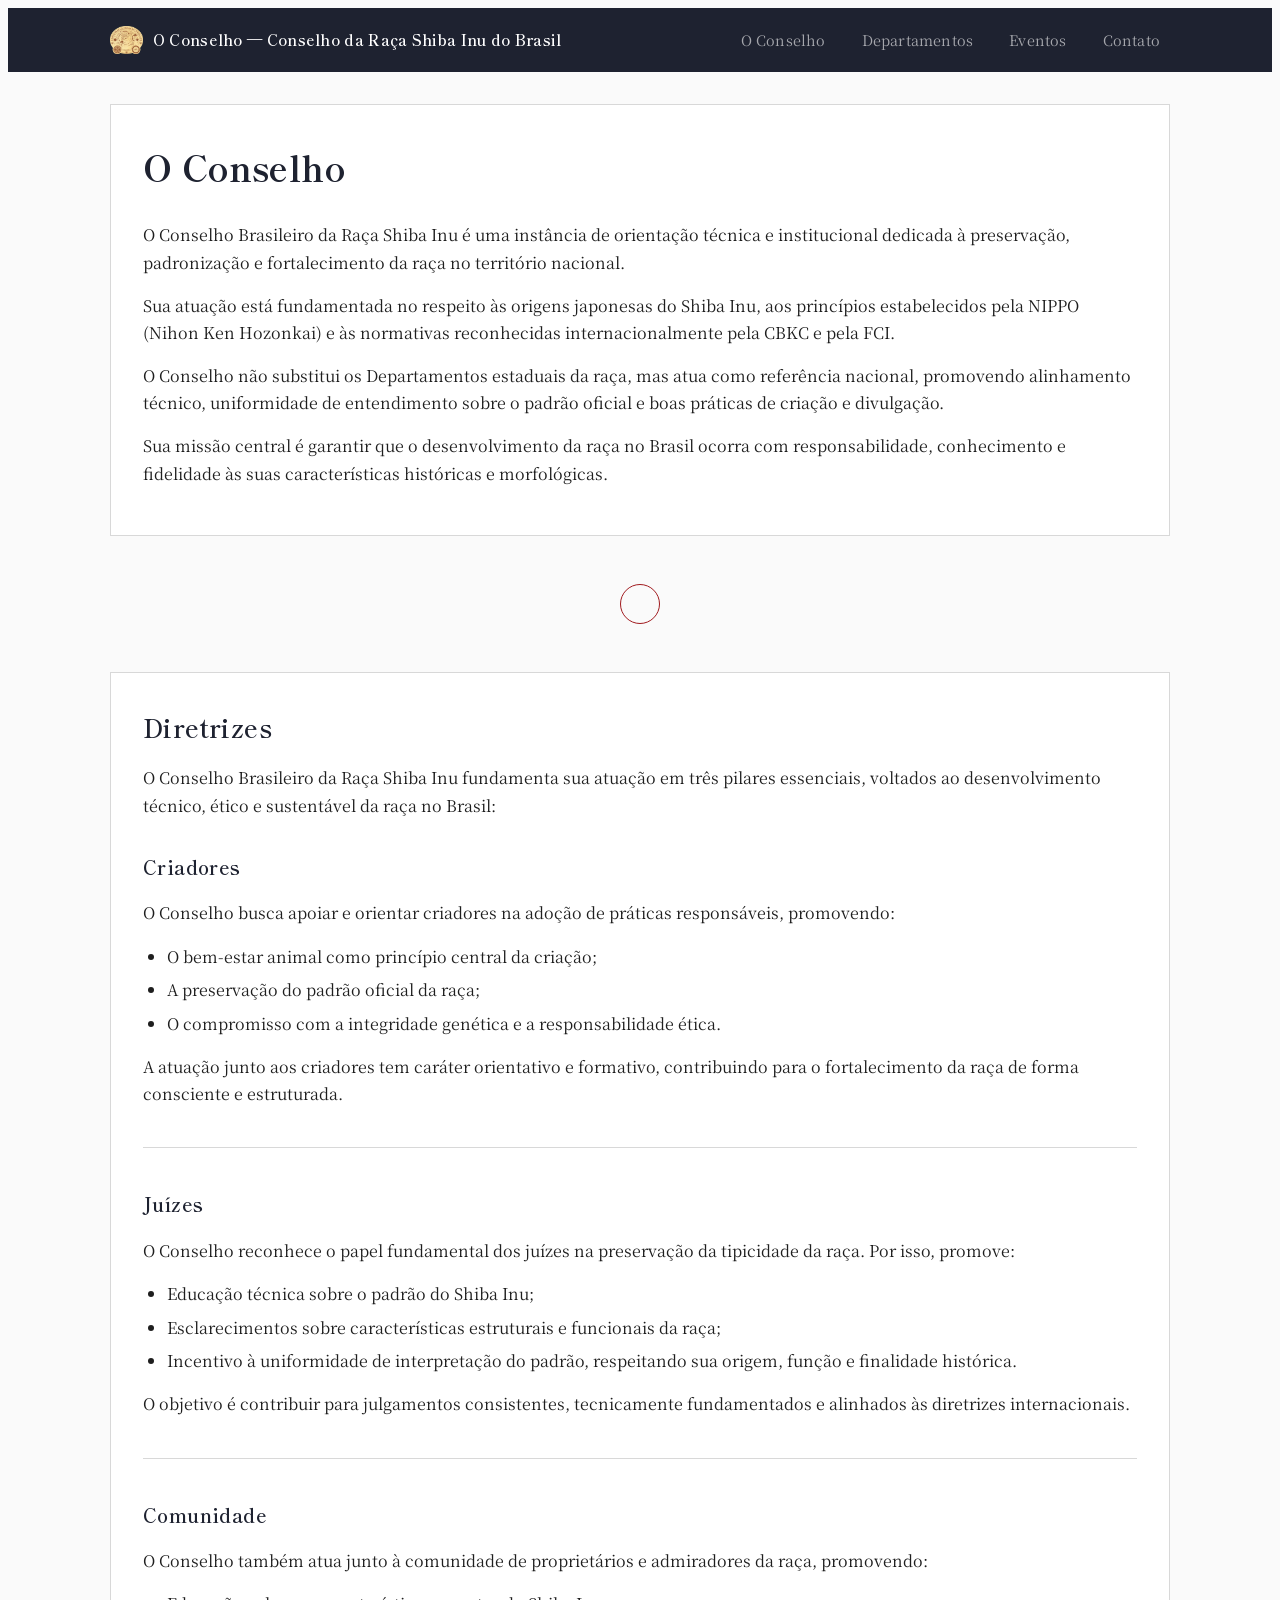
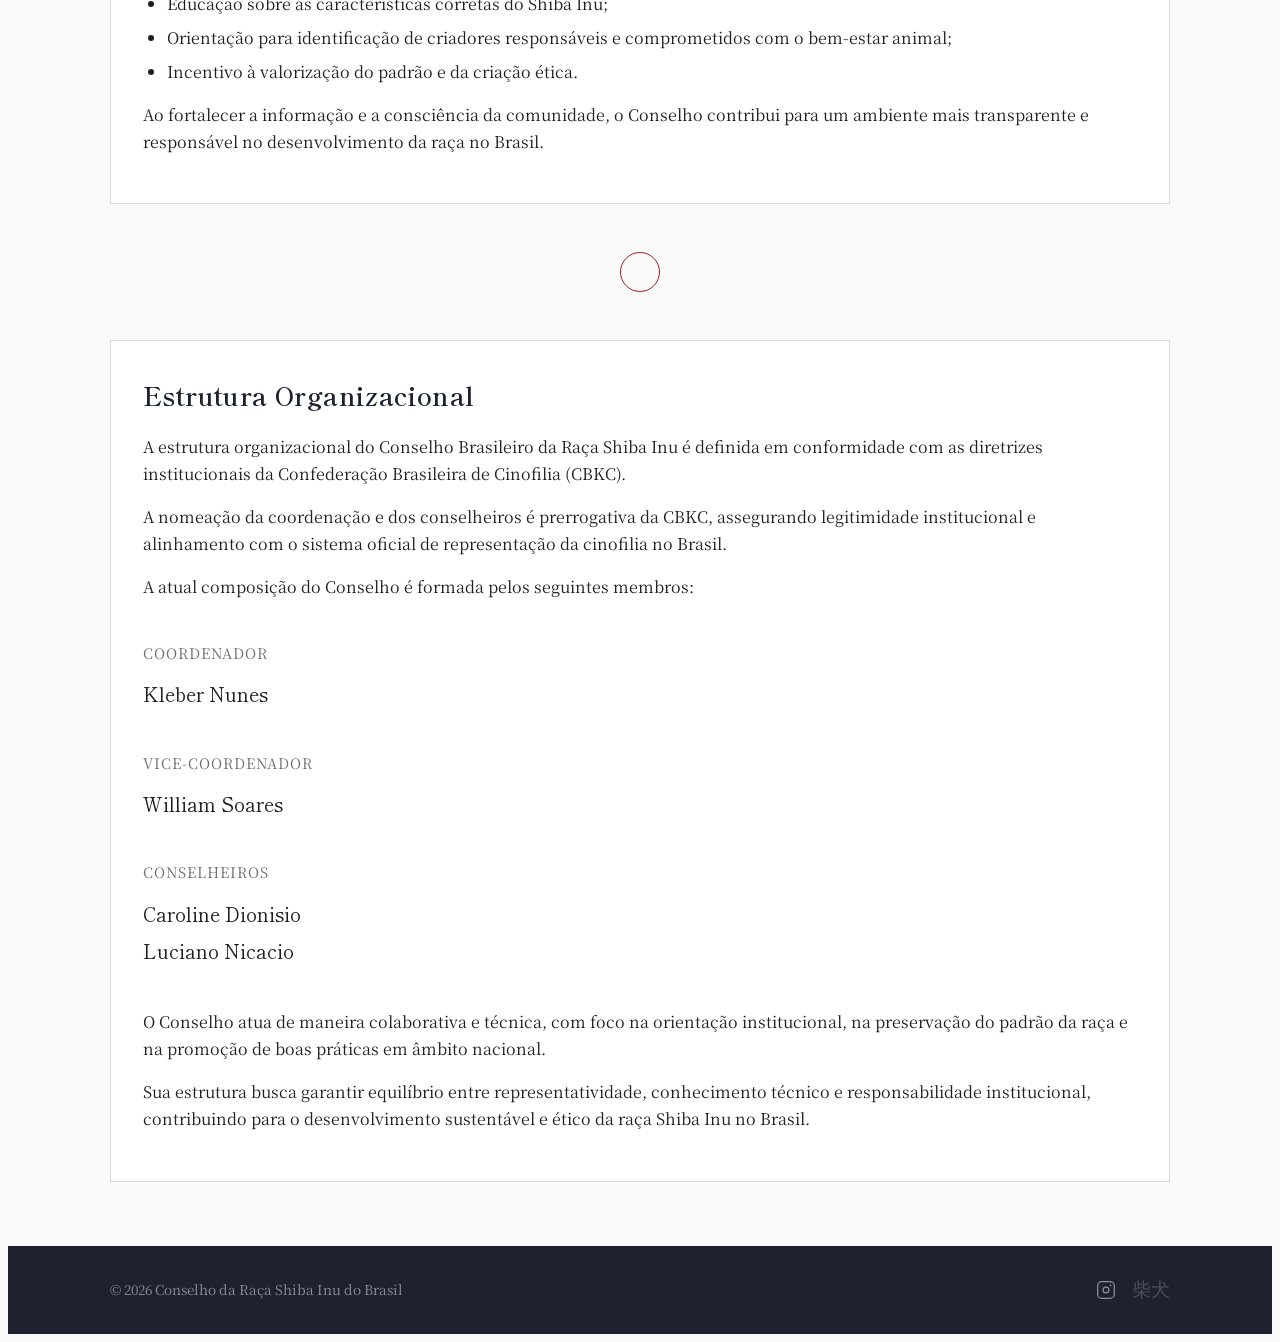
<file: sobre/index.html>
<!DOCTYPE html><html lang="pt-BR" data-astro-cid-37fxchfa> <head><meta charset="utf-8"><meta name="viewport" content="width=device-width, initial-scale=1"><title>O Conselho — Conselho da Raça Shiba Inu do Brasil</title><link rel="preconnect" href="https://fonts.googleapis.com"><link rel="preconnect" href="https://fonts.gstatic.com" crossorigin><link href="https://fonts.googleapis.com/css2?family=Noto+Serif+JP:wght@400;500;600;700&family=Shippori+Mincho+B1:wght@400;600;700&display=swap" rel="stylesheet"><style>.organizacao[data-astro-cid-3fksv3gz]{margin-top:2.5rem;max-width:720px}.cargo[data-astro-cid-3fksv3gz]{margin-bottom:2.5rem}.titulo-cargo[data-astro-cid-3fksv3gz]{display:block;font-size:.9rem;letter-spacing:1px;text-transform:uppercase;color:var(--text-muted);margin-bottom:.8rem}.nome[data-astro-cid-3fksv3gz]{display:block;font-size:1.2rem;font-family:Shippori Mincho B1,serif;color:var(--text-main);margin-bottom:.3rem}ul[data-astro-cid-3fksv3gz]{padding-left:1.5rem;margin:.5rem 0 1rem}li[data-astro-cid-3fksv3gz]{margin-bottom:.4rem;line-height:1.7}
</style>
<link rel="stylesheet" href="/_astro/contato.fUPW0b49.css"></head> <body data-astro-cid-37fxchfa> <header class="shiba-header" data-astro-cid-wav3tj7n> <div class="container" data-astro-cid-wav3tj7n> <a href="/" class="brand" aria-label="Página inicial" data-astro-cid-wav3tj7n> <img src="/logo.png" alt="Logotipo" class="logo-img" width="28" height="28" data-astro-cid-wav3tj7n> <span class="name" data-astro-cid-wav3tj7n>O Conselho — Conselho da Raça Shiba Inu do Brasil</span> </a> <nav class="nav nav-desktop" data-astro-cid-wav3tj7n> <a href="/sobre" data-astro-cid-wav3tj7n>O Conselho</a> <a href="/departamentos" data-astro-cid-wav3tj7n>Departamentos</a> <a href="/eventos" data-astro-cid-wav3tj7n>Eventos</a> <a href="/contato" data-astro-cid-wav3tj7n>Contato</a> </nav> <details class="menu" data-astro-cid-wav3tj7n> <summary class="hamburger" aria-label="Abrir menu" data-astro-cid-wav3tj7n> <span class="sr" data-astro-cid-wav3tj7n>Abrir menu</span> <span data-astro-cid-wav3tj7n></span> <span data-astro-cid-wav3tj7n></span> <span data-astro-cid-wav3tj7n></span> </summary> <nav class="nav nav-mobile" data-astro-cid-wav3tj7n> <a href="/sobre" data-astro-cid-wav3tj7n>O Conselho</a> <a href="/departamentos" data-astro-cid-wav3tj7n>Departamentos</a> <a href="/eventos" data-astro-cid-wav3tj7n>Eventos</a> <a href="/contato" data-astro-cid-wav3tj7n>Contato</a> </nav> </details> </div> </header>  <main class="container prose" data-astro-cid-37fxchfa>    <section class="section-kamon" data-astro-cid-3fksv3gz> <h1 data-astro-cid-3fksv3gz>O Conselho</h1> <p data-astro-cid-3fksv3gz>
O Conselho Brasileiro da Raça Shiba Inu é uma instância de orientação técnica e institucional
      dedicada à preservação, padronização e fortalecimento da raça no território nacional.
</p> <p data-astro-cid-3fksv3gz>
Sua atuação está fundamentada no respeito às origens japonesas do Shiba Inu, aos princípios
      estabelecidos pela NIPPO (Nihon Ken Hozonkai) e às normativas reconhecidas internacionalmente
      pela CBKC e pela FCI.
</p> <p data-astro-cid-3fksv3gz>
O Conselho não substitui os Departamentos estaduais da raça, mas atua como referência nacional,
      promovendo alinhamento técnico, uniformidade de entendimento sobre o padrão oficial e boas
      práticas de criação e divulgação.
</p> <p data-astro-cid-3fksv3gz>
Sua missão central é garantir que o desenvolvimento da raça no Brasil ocorra com responsabilidade,
      conhecimento e fidelidade às suas características históricas e morfológicas.
</p> </section> <div class="kamon-divider" data-astro-cid-3fksv3gz></div>  <section class="section-kamon" data-astro-cid-3fksv3gz> <h2 data-astro-cid-3fksv3gz>Diretrizes</h2> <p data-astro-cid-3fksv3gz>
O Conselho Brasileiro da Raça Shiba Inu fundamenta sua atuação em três pilares essenciais,
      voltados ao desenvolvimento técnico, ético e sustentável da raça no Brasil:
</p> <h3 data-astro-cid-3fksv3gz>Criadores</h3> <p data-astro-cid-3fksv3gz>
O Conselho busca apoiar e orientar criadores na adoção de práticas responsáveis, promovendo:
</p> <ul data-astro-cid-3fksv3gz> <li data-astro-cid-3fksv3gz>O bem-estar animal como princípio central da criação;</li> <li data-astro-cid-3fksv3gz>A preservação do padrão oficial da raça;</li> <li data-astro-cid-3fksv3gz>O compromisso com a integridade genética e a responsabilidade ética.</li> </ul> <p data-astro-cid-3fksv3gz>
A atuação junto aos criadores tem caráter orientativo e formativo, contribuindo para o
      fortalecimento da raça de forma consciente e estruturada.
</p> <div class="line-divider" data-astro-cid-3fksv3gz></div> <h3 data-astro-cid-3fksv3gz>Juízes</h3> <p data-astro-cid-3fksv3gz>
O Conselho reconhece o papel fundamental dos juízes na preservação da tipicidade da raça.
      Por isso, promove:
</p> <ul data-astro-cid-3fksv3gz> <li data-astro-cid-3fksv3gz>Educação técnica sobre o padrão do Shiba Inu;</li> <li data-astro-cid-3fksv3gz>Esclarecimentos sobre características estruturais e funcionais da raça;</li> <li data-astro-cid-3fksv3gz>Incentivo à uniformidade de interpretação do padrão, respeitando sua origem, função e finalidade histórica.</li> </ul> <p data-astro-cid-3fksv3gz>
O objetivo é contribuir para julgamentos consistentes, tecnicamente fundamentados e
      alinhados às diretrizes internacionais.
</p> <div class="line-divider" data-astro-cid-3fksv3gz></div> <h3 data-astro-cid-3fksv3gz>Comunidade</h3> <p data-astro-cid-3fksv3gz>
O Conselho também atua junto à comunidade de proprietários e admiradores da raça, promovendo:
</p> <ul data-astro-cid-3fksv3gz> <li data-astro-cid-3fksv3gz>Educação sobre as características corretas do Shiba Inu;</li> <li data-astro-cid-3fksv3gz>Orientação para identificação de criadores responsáveis e comprometidos com o bem-estar animal;</li> <li data-astro-cid-3fksv3gz>Incentivo à valorização do padrão e da criação ética.</li> </ul> <p data-astro-cid-3fksv3gz>
Ao fortalecer a informação e a consciência da comunidade, o Conselho contribui para um
      ambiente mais transparente e responsável no desenvolvimento da raça no Brasil.
</p> </section> <div class="kamon-divider" data-astro-cid-3fksv3gz></div>  <section class="section-kamon" data-astro-cid-3fksv3gz> <h2 data-astro-cid-3fksv3gz>Estrutura Organizacional</h2> <p data-astro-cid-3fksv3gz>
A estrutura organizacional do Conselho Brasileiro da Raça Shiba Inu é definida em conformidade
      com as diretrizes institucionais da Confederação Brasileira de Cinofilia (CBKC).
</p> <p data-astro-cid-3fksv3gz>
A nomeação da coordenação e dos conselheiros é prerrogativa da CBKC, assegurando legitimidade
      institucional e alinhamento com o sistema oficial de representação da cinofilia no Brasil.
</p> <p data-astro-cid-3fksv3gz>
A atual composição do Conselho é formada pelos seguintes membros:
</p> <div class="organizacao" data-astro-cid-3fksv3gz> <div class="cargo" data-astro-cid-3fksv3gz> <span class="titulo-cargo" data-astro-cid-3fksv3gz>Coordenador</span> <span class="nome" data-astro-cid-3fksv3gz>Kleber Nunes</span> </div> <div class="cargo" data-astro-cid-3fksv3gz> <span class="titulo-cargo" data-astro-cid-3fksv3gz>Vice-Coordenador</span> <span class="nome" data-astro-cid-3fksv3gz>William Soares</span> </div> <div class="cargo" data-astro-cid-3fksv3gz> <span class="titulo-cargo" data-astro-cid-3fksv3gz>Conselheiros</span> <span class="nome" data-astro-cid-3fksv3gz>Caroline Dionisio</span> <span class="nome" data-astro-cid-3fksv3gz>Luciano Nicacio</span> </div> </div> <p data-astro-cid-3fksv3gz>
O Conselho atua de maneira colaborativa e técnica, com foco na orientação institucional,
      na preservação do padrão da raça e na promoção de boas práticas em âmbito nacional.
</p> <p data-astro-cid-3fksv3gz>
Sua estrutura busca garantir equilíbrio entre representatividade, conhecimento técnico e
      responsabilidade institucional, contribuindo para o desenvolvimento sustentável e ético
      da raça Shiba Inu no Brasil.
</p> </section>  </main> <footer class="conselho-footer" data-astro-cid-d3i62zzx> <div class="container" data-astro-cid-d3i62zzx> <p data-astro-cid-d3i62zzx>© 2026 Conselho da Raça Shiba Inu do Brasil</p> <div class="footer-right" data-astro-cid-d3i62zzx> <a href="https://www.instagram.com/cbr.shibainu" class="ig-link" target="_blank" rel="noopener noreferrer" aria-label="Instagram do Conselho" data-astro-cid-d3i62zzx> <svg viewBox="0 0 24 24" class="icon-ig" aria-hidden="true" focusable="false" data-astro-cid-d3i62zzx> <path d="M7 2h10a5 5 0 015 5v10a5 5 0 01-5 5H7a5 5 0 01-5-5V7a5 5 0 015-5z" fill="none" stroke="currentColor" stroke-width="1.5" data-astro-cid-d3i62zzx></path> <circle cx="12" cy="12" r="3.5" fill="none" stroke="currentColor" stroke-width="1.5" data-astro-cid-d3i62zzx></circle> <circle cx="17.5" cy="6.5" r="1" fill="currentColor" data-astro-cid-d3i62zzx></circle> </svg> </a> <span class="jp" aria-hidden="true" data-astro-cid-d3i62zzx>柴犬</span> </div> </div> </footer>   </body></html>
</file>
<file: _astro/contato.fUPW0b49.css>
.shiba-header[data-astro-cid-wav3tj7n]{position:sticky;top:0;z-index:50}.container[data-astro-cid-wav3tj7n]{max-width:1100px;margin:0 auto;padding:14px 20px;display:flex;align-items:center;justify-content:space-between;gap:16px}.brand[data-astro-cid-wav3tj7n]{display:inline-flex;align-items:center;gap:10px;text-decoration:none;color:#fff}.logo[data-astro-cid-wav3tj7n]{font-family:ui-serif,Hiragino Mincho ProN,Yu Mincho,serif;font-size:24px;line-height:1;color:var(--accent)}.logo-img[data-astro-cid-wav3tj7n]{height:28px;width:auto;display:block}.name[data-astro-cid-wav3tj7n]{font-family:Shippori Mincho B1,serif;font-weight:600;font-size:.95rem;letter-spacing:.3px}.nav-desktop[data-astro-cid-wav3tj7n]{display:none;margin-left:auto;gap:16px}.menu[data-astro-cid-wav3tj7n]{display:block;margin-left:auto;position:relative}.nav[data-astro-cid-wav3tj7n] a[data-astro-cid-wav3tj7n]{color:#fff9;text-decoration:none;font-family:"Noto Serif JP",serif;font-size:.9rem;letter-spacing:.2px;padding:6px 10px;transition:color .2s ease}.nav[data-astro-cid-wav3tj7n] a[data-astro-cid-wav3tj7n]:hover{color:#fff}@media (max-width: 960px){.nav-desktop[data-astro-cid-wav3tj7n],.menu[data-astro-cid-wav3tj7n] .nav[data-astro-cid-wav3tj7n]{display:none}.menu[data-astro-cid-wav3tj7n][open] .nav[data-astro-cid-wav3tj7n]{display:flex;position:absolute;right:0;top:calc(100% + 8px);background:var(--ink-blue);border:1px solid rgba(255,255,255,.1);padding:10px;flex-direction:column;gap:4px;min-width:220px}.menu[data-astro-cid-wav3tj7n] .nav[data-astro-cid-wav3tj7n] a[data-astro-cid-wav3tj7n]{padding:8px 12px}}@media (min-width: 961px){.nav-desktop[data-astro-cid-wav3tj7n]{display:inline-flex}.menu[data-astro-cid-wav3tj7n]{display:none}}.hamburger[data-astro-cid-wav3tj7n]{width:32px;height:24px;display:flex;flex-direction:column;justify-content:space-between;background:none;border:none;cursor:pointer;padding:0;color:#fffc}.hamburger[data-astro-cid-wav3tj7n]::-webkit-details-marker{display:none}.hamburger[data-astro-cid-wav3tj7n] span[data-astro-cid-wav3tj7n]{display:block;width:100%;height:2px;background-color:currentColor;border-radius:1px;transition:all .3s ease}.hamburger[data-astro-cid-wav3tj7n]:hover span[data-astro-cid-wav3tj7n]:nth-child(2){opacity:.6}.menu[data-astro-cid-wav3tj7n][open]>.hamburger[data-astro-cid-wav3tj7n] span[data-astro-cid-wav3tj7n]:nth-child(1){transform:translateY(8px) rotate(45deg)}.menu[data-astro-cid-wav3tj7n][open]>.hamburger[data-astro-cid-wav3tj7n] span[data-astro-cid-wav3tj7n]:nth-child(2){opacity:0}.menu[data-astro-cid-wav3tj7n][open]>.hamburger[data-astro-cid-wav3tj7n] span[data-astro-cid-wav3tj7n]:nth-child(3){transform:translateY(-8px) rotate(-45deg)}.sr[data-astro-cid-wav3tj7n]{position:absolute;width:1px;height:1px;padding:0;margin:-1px;overflow:hidden;clip:rect(0,0,0,0);white-space:nowrap;border:0}.conselho-footer[data-astro-cid-d3i62zzx]{background:var(--ink-blue);color:#ffffff80;margin-top:4rem}.container[data-astro-cid-d3i62zzx]{max-width:1100px;margin:0 auto;padding:28px 20px;display:flex;align-items:center;justify-content:space-between}.conselho-footer[data-astro-cid-d3i62zzx] p[data-astro-cid-d3i62zzx]{color:#ffffff80;font-size:.85rem;margin:0}.footer-right[data-astro-cid-d3i62zzx]{display:flex;align-items:center;gap:16px}.ig-link[data-astro-cid-d3i62zzx]{color:#ffffff80;transition:color .25s ease}.ig-link[data-astro-cid-d3i62zzx]:hover{color:#fff}.icon-ig[data-astro-cid-d3i62zzx]{width:20px;height:20px;display:block}.jp[data-astro-cid-d3i62zzx]{font-family:ui-serif,Hiragino Mincho ProN,Yu Mincho,serif;opacity:.4;font-size:1.2rem}:root{--bg: #F5F0E6;--surface: #EAD8C0;--border: #D9CBB4;--text: #2C2C2C;--text-muted: #5a5a5a;--accent: #B3161E;--accent-2: #8C7851;--accent-3: #D4AF37}html,body{background:var(--bg);color:var(--text);font-family:Noto Sans JP,ui-sans-serif,system-ui,-apple-system,Segoe UI,Roboto,Helvetica,Arial;line-height:1.7}.container{max-width:1100px;margin:0 auto;padding:0 20px}.prose h1{font-size:2rem;margin:1.5rem 0 .75rem;font-family:Shippori Mincho B1,Yuji Syuku,serif;color:var(--accent);letter-spacing:.5px}.prose h2{font-size:1.5rem;margin:1.25rem 0 .5rem;font-family:Shippori Mincho B1,Yuji Syuku,serif;color:var(--accent)}.prose h3{font-family:Shippori Mincho B1,Yuji Syuku,serif;color:var(--accent)}.prose p{color:var(--text)}a{color:var(--accent);text-decoration-color:color-mix(in oklab,var(--accent),var(--bg) 60%)}a:hover{color:color-mix(in oklab,var(--accent),black 10%);background:#0000}.btn{display:inline-flex;align-items:center;gap:8px;color:#fff;background:linear-gradient(180deg,color-mix(in oklab,var(--accent),white 0%),color-mix(in oklab,var(--accent),black 8%));padding:10px 14px;border-radius:10px;text-decoration:none;box-shadow:0 8px 24px color-mix(in oklab,var(--accent),transparent 80%)}.btn.secondary{background:linear-gradient(180deg,color-mix(in oklab,var(--accent-2),white 10%),color-mix(in oklab,var(--accent-2),black 8%));color:#fff}.btn-wabi{display:inline-block;padding:10px 26px;border:1.5px solid #2C2C2C;color:#2c2c2c;background-color:#f5f0e6;font-family:"Noto Serif JP",serif;font-size:1rem;letter-spacing:.5px;transition:all .25s ease;position:relative;overflow:hidden}.btn-wabi:after{content:"";position:absolute;top:0;left:0;width:100%;height:100%;background-color:#b3161e;transform:scaleX(0);transform-origin:right;transition:transform .3s ease;z-index:-1}.btn-wabi:hover:after{transform:scaleX(1);transform-origin:left}.btn-wabi:hover{color:#fff;border-color:#b3161e}.divider{height:1px;background:var(--border);margin:24px 0}.pattern-seigaiha{background-color:var(--bg);background-image:url("data:image/svg+xml;utf8,<svg xmlns='http://www.w3.org/2000/svg' width='40' height='20' viewBox='0 0 40 20'><path d='M0 20q10-20 20 0 10-20 20 0' fill='none' stroke='%231e2230' stroke-width='1' stroke-opacity='0.25'/></svg>");background-size:40px 20px}.pattern-asanoha{background-color:var(--bg);background-image:url("data:image/svg+xml;utf8,<svg xmlns='http://www.w3.org/2000/svg' width='40' height='40' viewBox='0 0 40 40'><path d='M20 0l10 20-10 20L10 20 20 0zm0 0L0 10l10 10L0 30l20-10L40 30 30 20 40 10 20 0' fill='none' stroke='%231e2230' stroke-width='1' stroke-opacity='0.18'/></svg>");background-size:40px 40px}.washi-bg{background-color:var(--bg);background-image:url(/textures/washi-light.png),radial-gradient(100% 100% at 0 0,#ffffff40,#0000 70%),radial-gradient(100% 100% at 100% 100%,#00000010,#0000 70%);background-size:cover,auto,auto;background-attachment:fixed,fixed,fixed}.back-bar[data-astro-cid-37fxchfa]{display:flex;align-items:center;margin:1.5rem 0 .5rem}:root{--bg-main: #FAFAFA;--bg-alt: #F1F1F1;--text-main: #1E1E1E;--text-muted: #6E6E6E;--accent: #A11B1F;--ink-blue: #1E2230;--bg: var(--bg-main);--surface: var(--bg-alt);--border: #D8D8D8;--text: var(--text-main);--accent-2: var(--ink-blue);--accent-3: var(--ink-blue)}*,*:before,*:after{box-sizing:border-box}html,body{background:var(--bg-main);color:var(--text-main);font-family:"Noto Serif JP",serif;font-size:16px;line-height:1.7;-webkit-font-smoothing:antialiased}.prose h1{font-family:Shippori Mincho B1,serif;font-size:2.2rem;font-weight:700;letter-spacing:.4px;color:var(--ink-blue);margin-bottom:1.5rem}.prose h2{font-family:Shippori Mincho B1,serif;font-size:1.6rem;font-weight:600;letter-spacing:.4px;color:var(--ink-blue);margin:3rem 0 1rem}.prose h3{font-family:Shippori Mincho B1,serif;font-size:1.2rem;font-weight:600;letter-spacing:.4px;color:var(--ink-blue);margin:2rem 0 .8rem}.prose p{color:var(--text-main);margin-bottom:1rem}.prose a{color:var(--accent);text-decoration:none;border-bottom:1px solid transparent;transition:border-color .2s ease}.prose a:hover{border-bottom-color:var(--accent);background:none}.btn-kamon{display:inline-block;padding:10px 24px;border:1.5px solid var(--accent);background:transparent;color:var(--accent);font-family:"Noto Serif JP",serif;font-size:.95rem;letter-spacing:.4px;text-decoration:none;transition:all .25s ease;cursor:pointer}.btn-kamon:hover{background:var(--accent);color:#fff}.btn-kamon--secondary{border-color:var(--ink-blue);color:var(--ink-blue)}.btn-kamon--secondary:hover{background:var(--ink-blue);color:#fff}.link-kamon{position:relative;color:var(--text-main);text-decoration:none;padding-bottom:4px;display:inline-flex;align-items:center;gap:6px;font-size:.9rem}.link-kamon:after{content:"";position:absolute;left:0;bottom:0;width:0;height:1px;background:var(--accent);transition:width .3s ease}.link-kamon:hover:after{width:100%}.btn-wabi{padding:10px 24px;border:1.5px solid var(--accent);background:transparent;color:var(--accent);font-family:"Noto Serif JP",serif;font-size:.95rem;letter-spacing:.4px}.btn-wabi:after{display:none}.btn-wabi:hover{background:var(--accent);color:#fff;border-color:var(--accent)}.kamon-divider{width:40px;height:40px;border:1px solid var(--accent);border-radius:50%;margin:3rem auto}.line-divider{height:1px;background:var(--border);margin:2.5rem 0}.section-kamon{margin:2rem 0;padding:2rem;background:#fff;border:1px solid var(--border)}.section-kamon h1:first-child,.section-kamon h2:first-child{margin-top:0}.washi-bg{background-color:var(--bg-main);background-image:none}.shiba-header{background:var(--ink-blue)}
</file>
